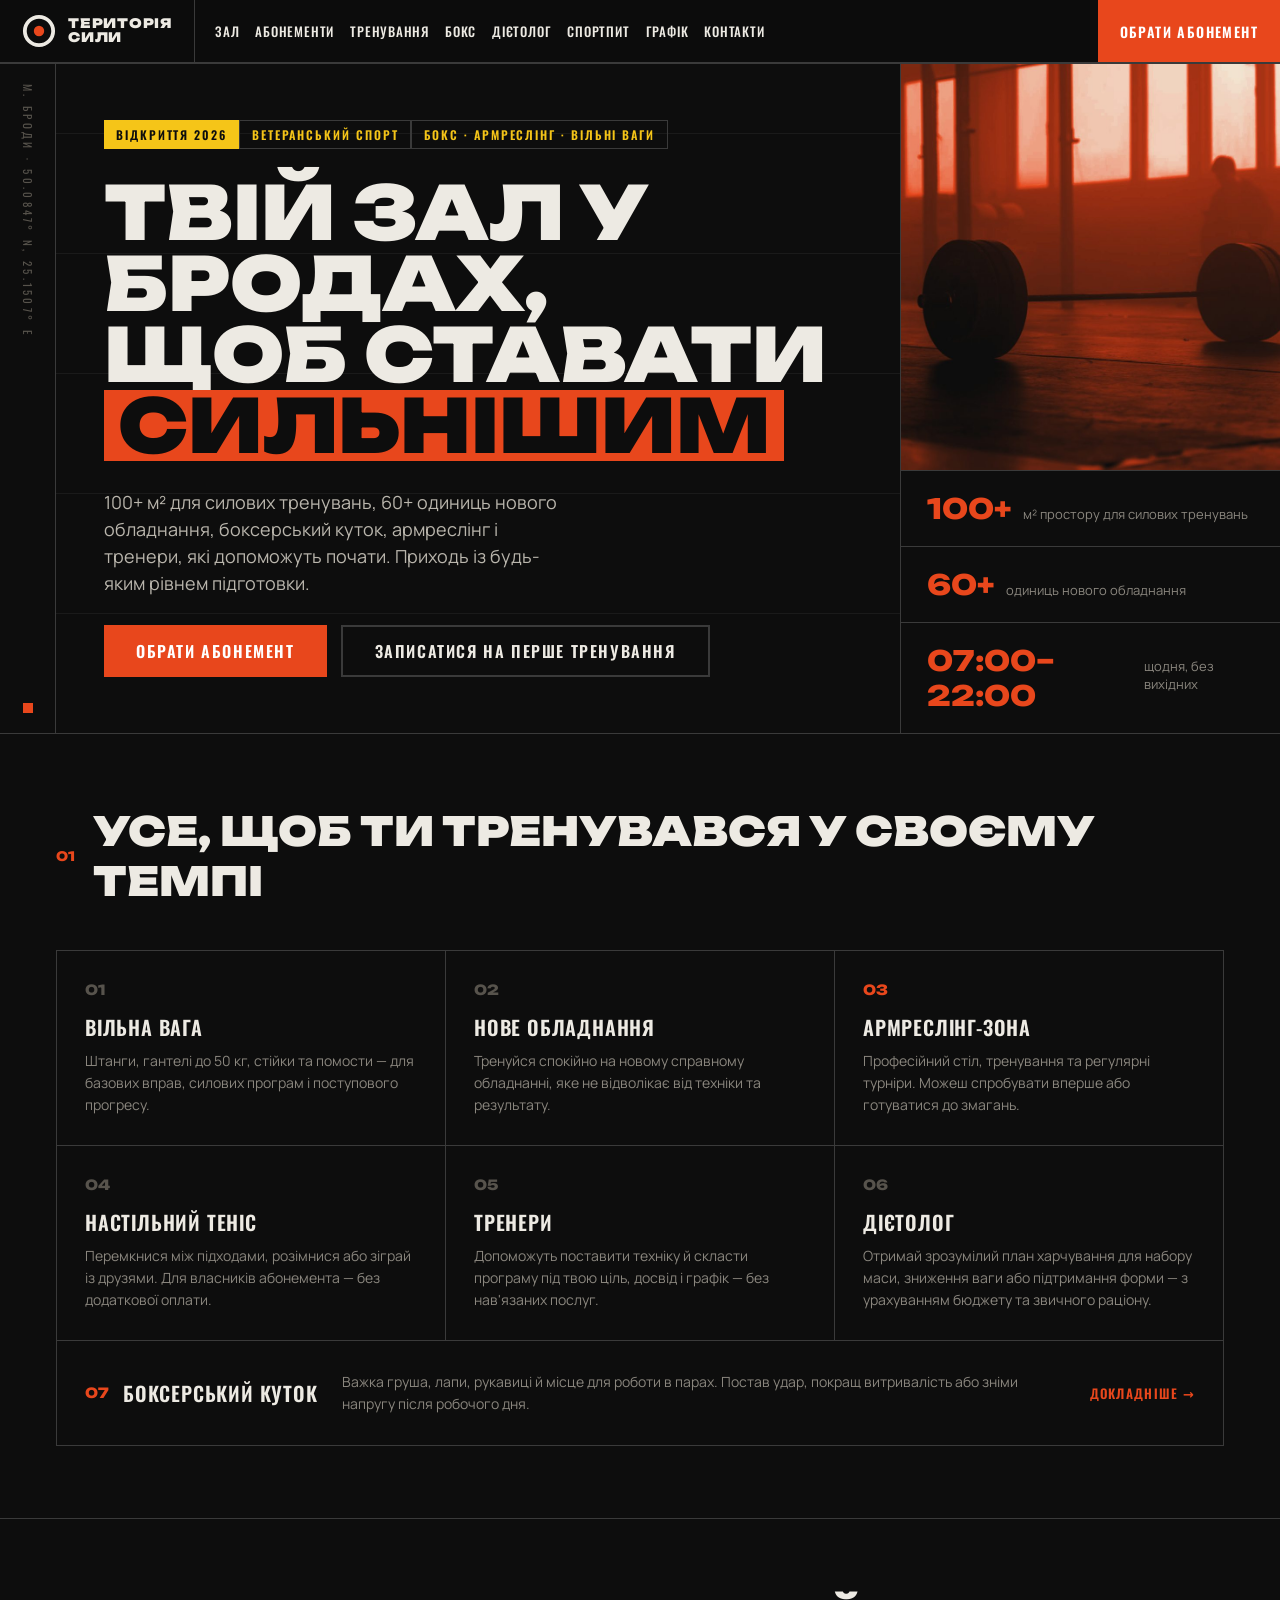
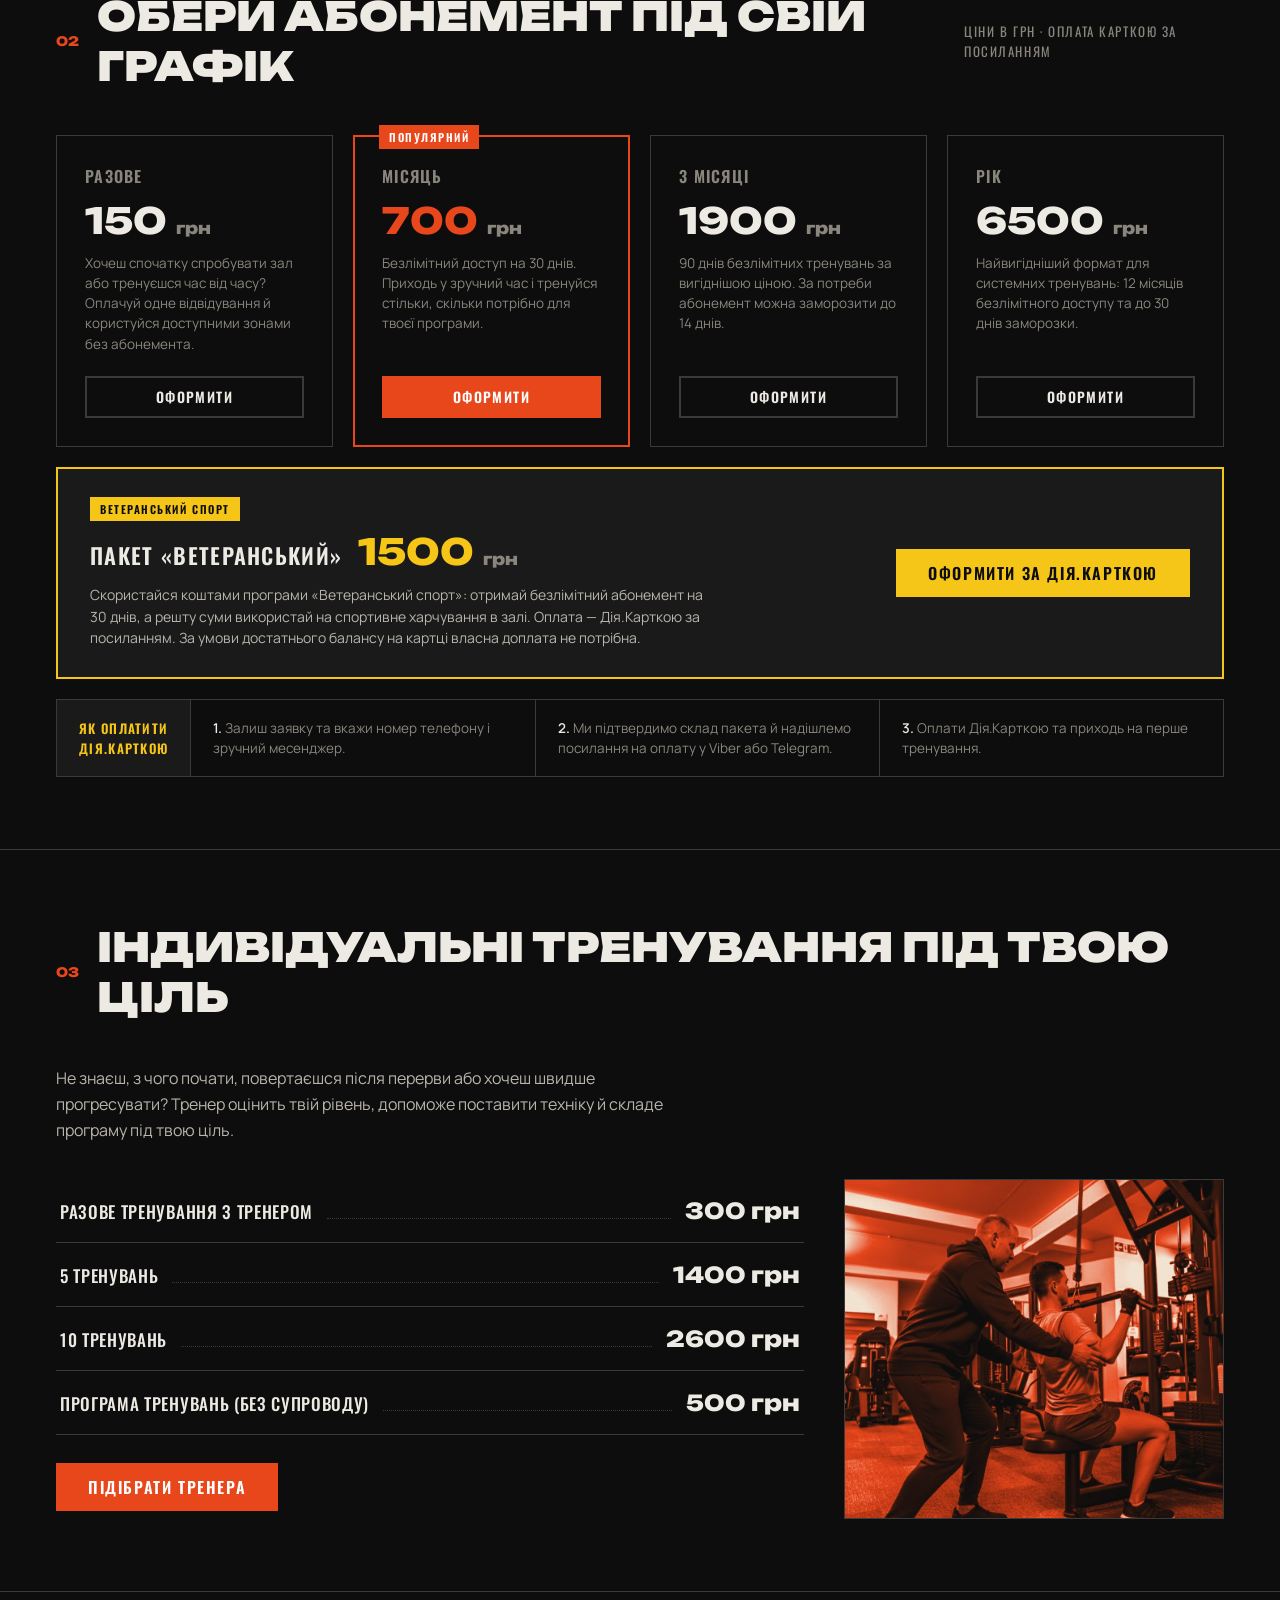
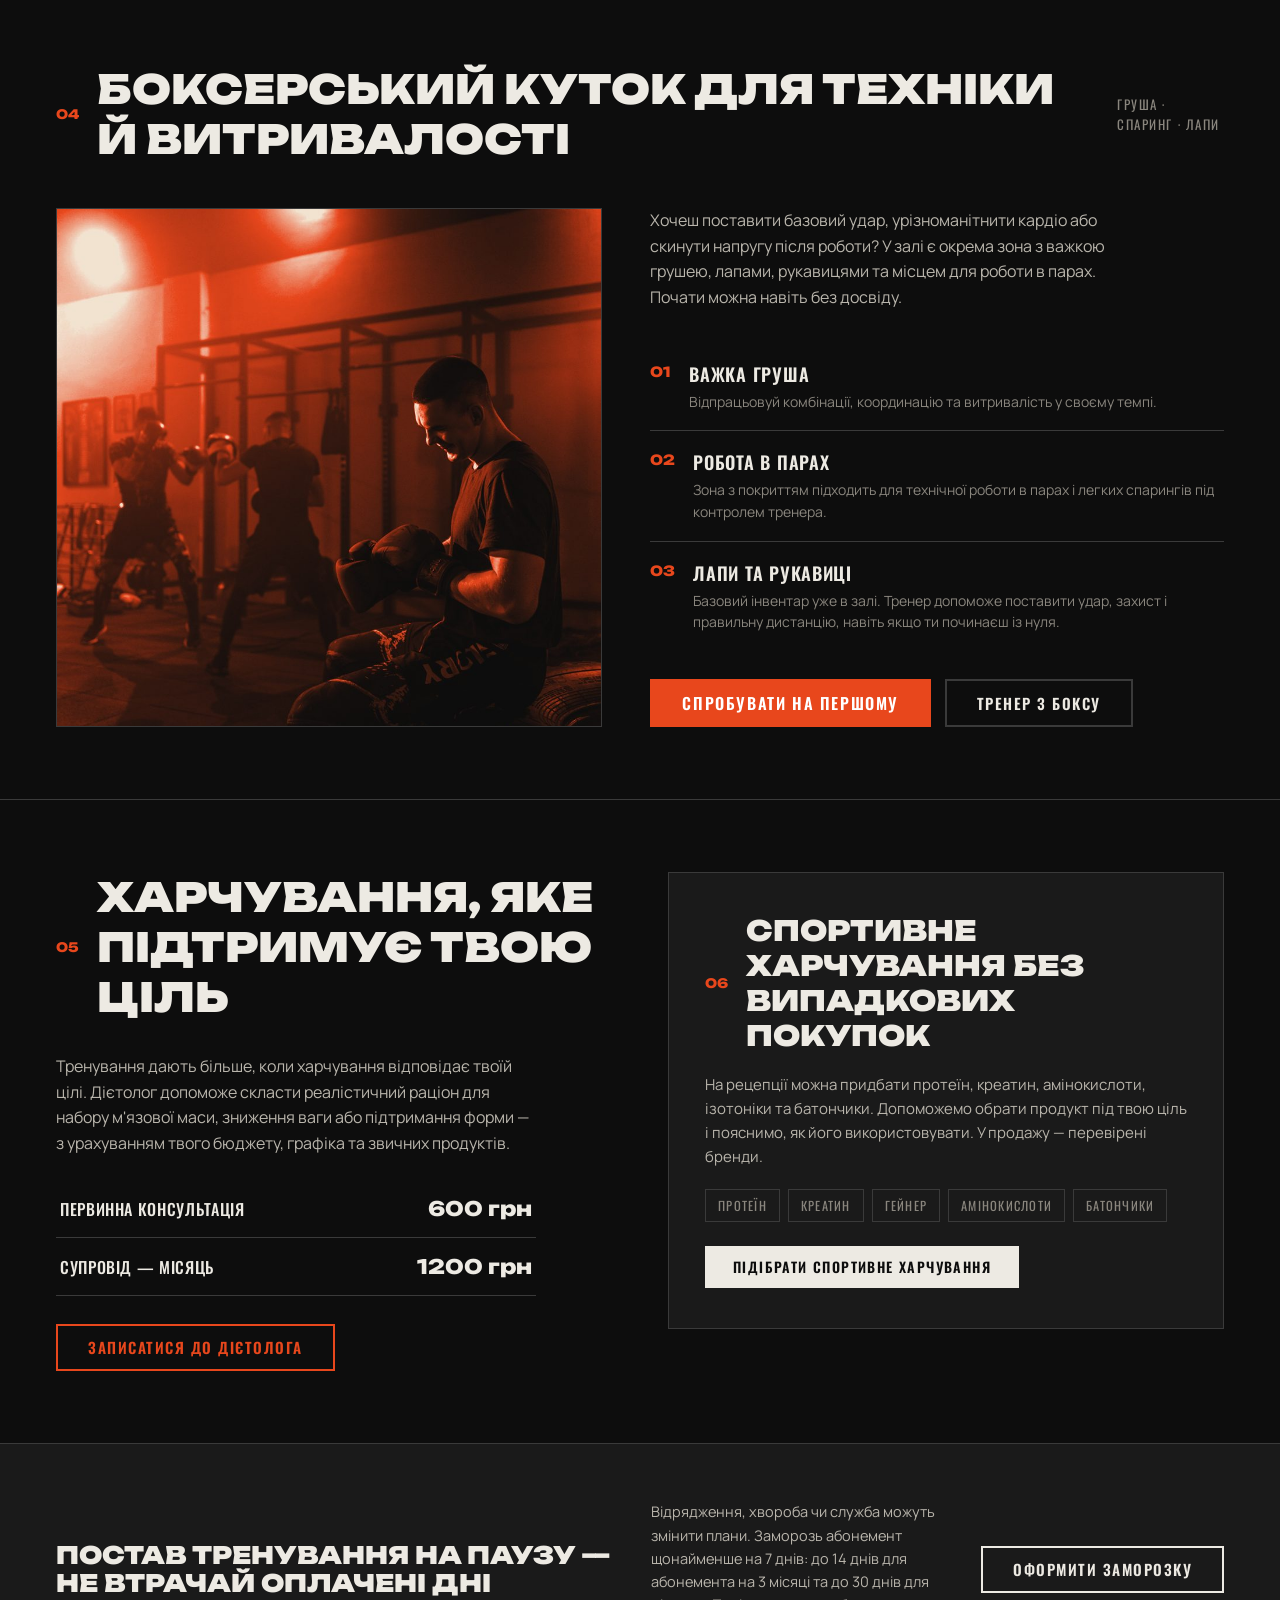
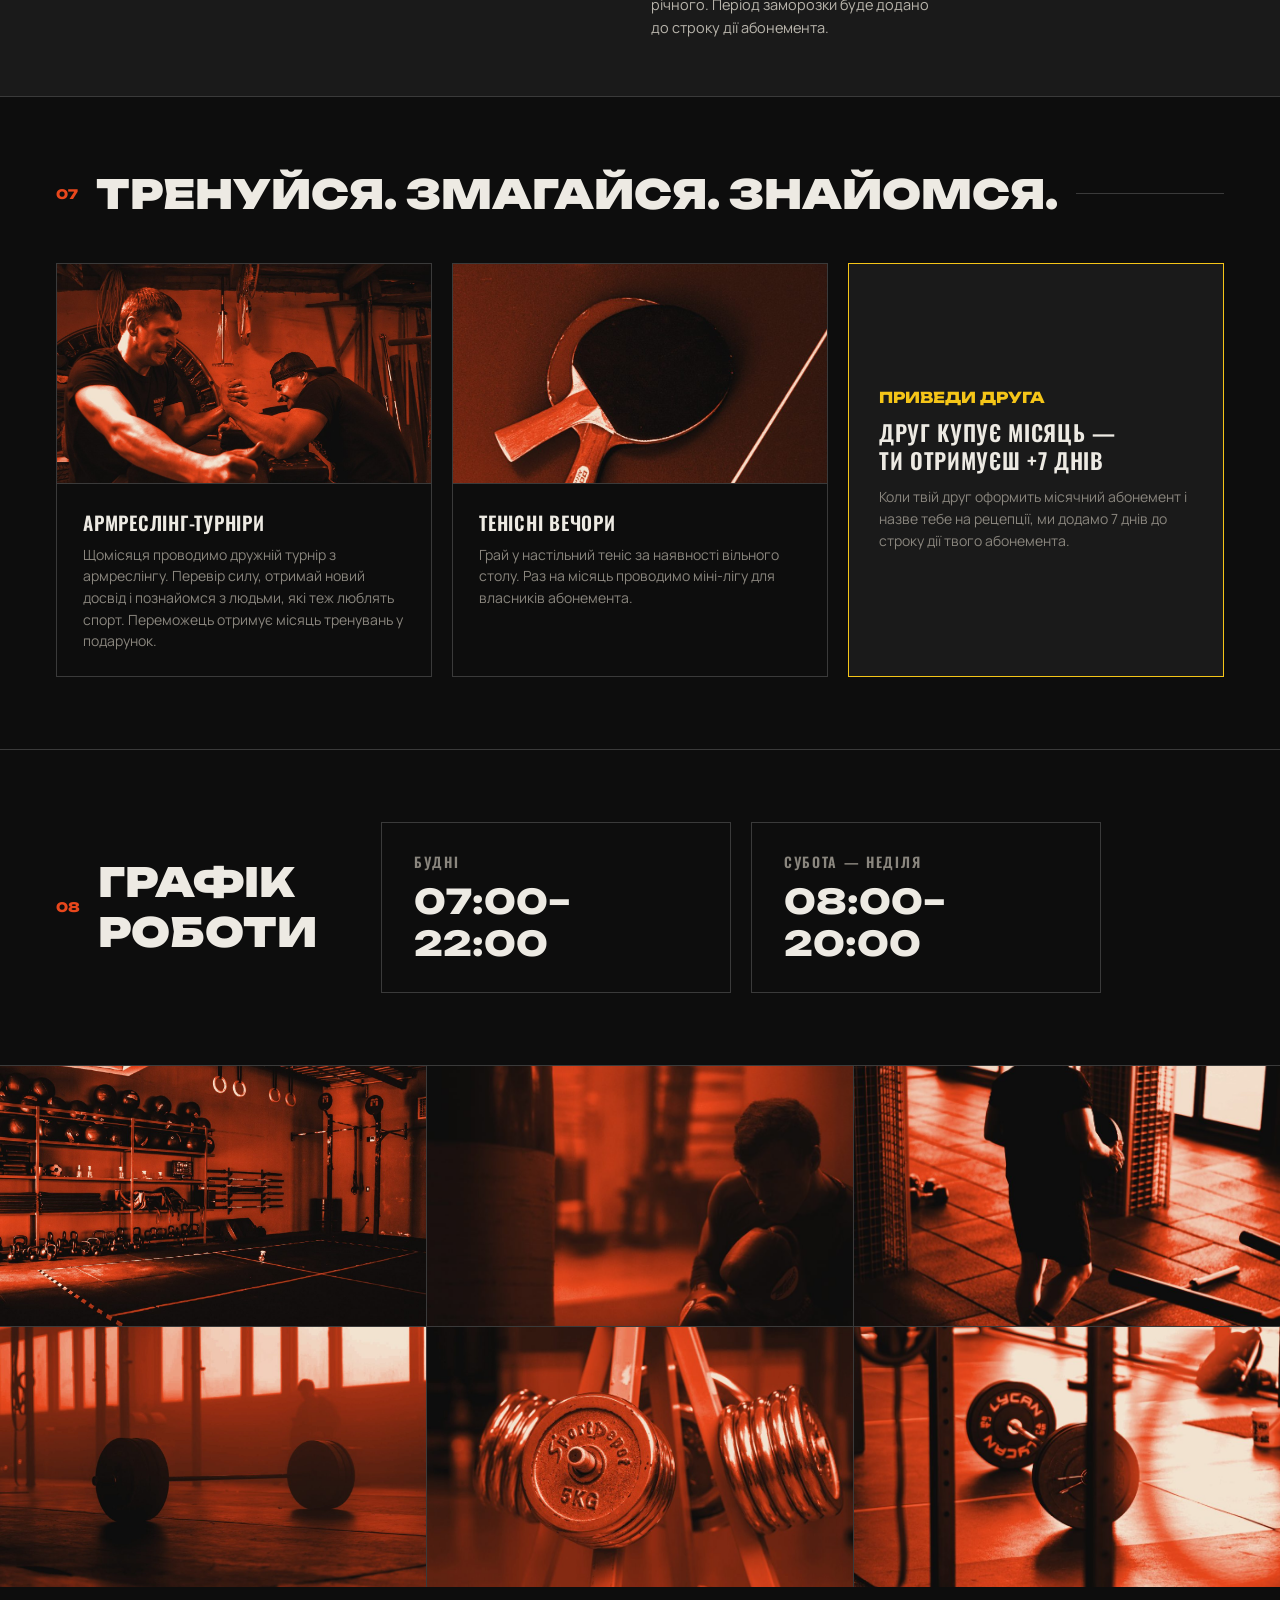
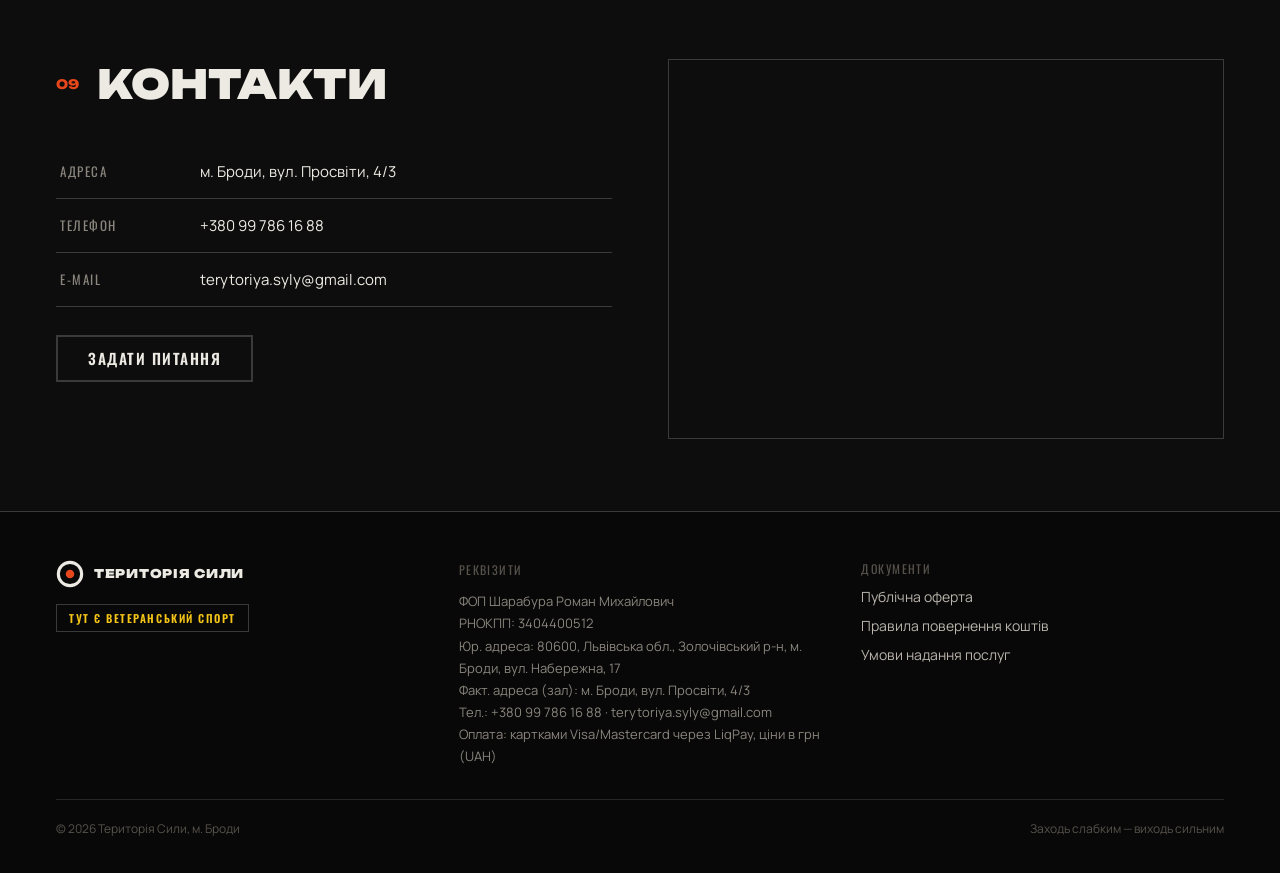
<file: index.html>
<!DOCTYPE html>
<html lang="uk">
<head>
<meta charset="utf-8">
<meta name="viewport" content="width=device-width, initial-scale=1">
<title>Територія Сили — тренажерний зал у Бродах</title>
<meta name="description" content="Тренажерний зал «Територія Сили» у Бродах: вільна вага, гантелі до 50 кг, армреслінг-зона, тренери, дієтолог, спортпит. Абонементи, пакет «Ветеранський спорт». Заходь слабким — виходь сильним.">
<meta name="theme-color" content="#0D0D0D">
<link rel="icon" href="data:image/svg+xml,%3Csvg xmlns='http://www.w3.org/2000/svg' viewBox='0 0 36 36'%3E%3Crect width='36' height='36' fill='%230D0D0D'/%3E%3Ccircle cx='18' cy='18' r='13' fill='none' stroke='%23EDEAE3' stroke-width='4'/%3E%3Ccircle cx='18' cy='18' r='5' fill='%23E8471C'/%3E%3C/svg%3E">

<!-- Open Graph -->
<meta property="og:type" content="website">
<meta property="og:title" content="Територія Сили — тренажерний зал у Бродах">
<meta property="og:description" content="Вільна вага, армреслінг-зона, тренери, дієтолог. Абонементи від 700 грн/міс. Пакет «Ветеранський спорт».">
<meta property="og:locale" content="uk_UA">

<link rel="preconnect" href="https://fonts.googleapis.com">
<link rel="preconnect" href="https://fonts.gstatic.com" crossorigin>
<link href="https://fonts.googleapis.com/css2?family=Unbounded:wght@400;600;800;900&family=Oswald:wght@500;600;700&family=Manrope:wght@400;500;600;700&display=swap" rel="stylesheet">
<link rel="stylesheet" href="styles.css">
</head>
<body>

<!-- ============================ HEADER ============================ -->
<header class="site-header">
  <a href="#hero" class="brand">
    <svg width="34" height="34" viewBox="0 0 36 36" aria-hidden="true"><circle cx="18" cy="18" r="15" fill="none" stroke="#EDEAE3" stroke-width="4"></circle><circle cx="18" cy="18" r="5.5" fill="#E8471C"></circle></svg>
    <span class="brand__name">ТЕРИТОРІЯ<br>СИЛИ</span>
  </a>
  <nav class="main-nav" id="main-nav" aria-label="Основна навігація">
    <a href="#zal">Зал</a><a href="#abonementy">Абонементи</a><a href="#trenuvannya">Тренування</a><a href="#boks">Бокс</a><a href="#dietolog">Дієтолог</a><a href="#sportpit">Спортпит</a><a href="#grafik">Графік</a><a href="#kontakty">Контакти</a>
    <a href="tel:+380997861688" class="main-nav__phone">+380 99 786 16 88</a>
  </nav>
  <a href="tel:+380997861688" class="header-phone">+380 99 786 16 88</a>
  <button type="button" class="header-cta" data-open="buy">Обрати абонемент</button>
  <button type="button" class="burger" id="burger" aria-label="Меню" aria-expanded="false" aria-controls="main-nav">
    <svg width="22" height="22" viewBox="0 0 24 24" fill="none" stroke="currentColor" stroke-width="2" aria-hidden="true"><line x1="3" y1="6" x2="21" y2="6"/><line x1="3" y1="12" x2="21" y2="12"/><line x1="3" y1="18" x2="21" y2="18"/></svg>
  </button>
</header>

<!-- ============================ HERO ============================ -->
<section id="hero" class="hero">
  <div class="hero__rail">
    <div class="hero__geo">м. Броди · 50.0847° N, 25.1507° E</div>
    <div class="hero__dot"></div>
  </div>
  <div class="hero__body">
    <div class="hero__badges">
      <span class="badge-solid">Відкриття 2026</span>
      <span class="badge-outline">Ветеранський спорт</span>
      <span class="badge-outline">Бокс · Армреслінг · Вільні ваги</span>
    </div>
    <h1 class="hero__title">Твій зал у Бродах,<br>щоб ставати<br><mark>сильнішим</mark></h1>
    <p class="hero__lead">100+ м² для силових тренувань, 60+ одиниць нового обладнання, боксерський куток, армреслінг і тренери, які допоможуть почати. Приходь із будь-яким рівнем підготовки.</p>
    <div class="hero__actions">
      <button type="button" class="btn btn--primary btn--lg" data-open="buy">Обрати абонемент</button>
      <button type="button" class="btn btn--outline-yellow btn--lg" data-open="first">Записатися на перше тренування</button>
    </div>
  </div>
  <div class="hero__side">
    <div class="hero__photo"><figure class="shot"><img src="images/hero.jpg" alt="Залізо та вільна вага у залі «Територія Сили»" fetchpriority="high"></figure></div>
    <div class="hero__stat"><b>100+</b><span>м² простору для силових тренувань</span></div>
    <div class="hero__stat"><b>60+</b><span>одиниць нового обладнання</span></div>
    <div class="hero__stat"><b>07:00–22:00</b><span>щодня, без вихідних</span></div>
  </div>
</section>

<!-- ============================ ПЕРЕВАГИ ============================ -->
<section id="zal" class="section">
  <div class="sec-head">
    <span class="sec-num">01</span>
    <h2 class="sec-title">Усе, щоб ти тренувався у своєму темпі</h2>
    <span class="sec-rule"></span>
  </div>
  <div class="adv-grid">
    <div class="adv-card"><div class="adv-card__num">01</div><div class="adv-card__title">Вільна вага</div><p class="adv-card__text">Штанги, гантелі до 50 кг, стійки та помости — для базових вправ, силових програм і поступового прогресу.</p></div>
    <div class="adv-card"><div class="adv-card__num">02</div><div class="adv-card__title">Нове обладнання</div><p class="adv-card__text">Тренуйся спокійно на новому справному обладнанні, яке не відволікає від техніки та результату.</p></div>
    <div class="adv-card"><div class="adv-card__num adv-card__num--hot">03</div><div class="adv-card__title">Армреслінг-зона</div><p class="adv-card__text">Професійний стіл, тренування та регулярні турніри. Можеш спробувати вперше або готуватися до змагань.</p></div>
    <div class="adv-card"><div class="adv-card__num">04</div><div class="adv-card__title">Настільний теніс</div><p class="adv-card__text">Перемкнися між підходами, розімнися або зіграй із друзями. Для власників абонемента — без додаткової оплати.</p></div>
    <div class="adv-card"><div class="adv-card__num">05</div><div class="adv-card__title">Тренери</div><p class="adv-card__text">Допоможуть поставити техніку й скласти програму під твою ціль, досвід і графік — без нав'язаних послуг.</p></div>
    <div class="adv-card"><div class="adv-card__num">06</div><div class="adv-card__title">Дієтолог</div><p class="adv-card__text">Отримай зрозумілий план харчування для набору маси, зниження ваги або підтримання форми — з урахуванням бюджету та звичного раціону.</p></div>
    <div class="adv-card adv-card--wide">
      <div class="adv-wide__head"><span class="adv-card__num adv-card__num--hot">07</span><span class="adv-wide__title">Боксерський куток</span></div>
      <p class="adv-wide__text">Важка груша, лапи, рукавиці й місце для роботи в парах. Постав удар, покращ витривалість або зніми напругу після робочого дня.</p>
      <a href="#boks" class="adv-wide__link">Докладніше →</a>
    </div>
  </div>
</section>

<!-- ============================ АБОНЕМЕНТИ ============================ -->
<section id="abonementy" class="section">
  <div class="sec-head">
    <span class="sec-num">02</span>
    <h2 class="sec-title">Обери абонемент під свій графік</h2>
    <span class="sec-rule"></span>
    <span class="sec-note">Ціни в грн · оплата карткою за посиланням</span>
  </div>
  <div class="price-grid">
    <div class="price-card">
      <div class="price-plan">Разове</div>
      <div class="price-amount">150 <small>грн</small></div>
      <p class="price-desc">Хочеш спочатку спробувати зал або тренуєшся час від часу? Оплачуй одне відвідування й користуйся доступними зонами без абонемента.</p>
      <button type="button" class="btn btn--outline btn--block" style="padding:12px" data-open="buy" data-tariff="0">Оформити</button>
    </div>
    <div class="price-card price-card--popular">
      <div class="price-badge">Популярний</div>
      <div class="price-plan">Місяць</div>
      <div class="price-amount price-amount--hot">700 <small>грн</small></div>
      <p class="price-desc">Безлімітний доступ на 30 днів. Приходь у зручний час і тренуйся стільки, скільки потрібно для твоєї програми.</p>
      <button type="button" class="btn btn--primary btn--block" style="padding:14px" data-open="buy" data-tariff="1">Оформити</button>
    </div>
    <div class="price-card">
      <div class="price-plan">3 місяці</div>
      <div class="price-amount">1900 <small>грн</small></div>
      <p class="price-desc">90 днів безлімітних тренувань за вигіднішою ціною. За потреби абонемент можна заморозити до 14 днів.</p>
      <button type="button" class="btn btn--outline btn--block" style="padding:12px" data-open="buy" data-tariff="2">Оформити</button>
    </div>
    <div class="price-card">
      <div class="price-plan">Рік</div>
      <div class="price-amount">6500 <small>грн</small></div>
      <p class="price-desc">Найвигідніший формат для системних тренувань: 12 місяців безлімітного доступу та до 30 днів заморозки.</p>
      <button type="button" class="btn btn--outline btn--block" style="padding:12px" data-open="buy" data-tariff="3">Оформити</button>
    </div>
  </div>

  <!-- Ветеранський спорт -->
  <div class="vet-cta">
    <div>
      <div style="margin-bottom:8px"><span class="badge-vet">Ветеранський спорт</span></div>
      <div style="display:flex;align-items:baseline;gap:16px;flex-wrap:wrap">
        <div class="vet-name">Пакет «Ветеранський»</div>
        <div class="vet-price">1500 <small>грн</small></div>
      </div>
      <p style="margin:10px 0 0;font-size:14px;color:var(--muted);line-height:1.55;max-width:620px">Скористайся коштами програми «Ветеранський спорт»: отримай безлімітний абонемент на 30 днів, а решту суми використай на спортивне харчування в залі. Оплата — Дія.Карткою за посиланням. За умови достатнього балансу на картці власна доплата не потрібна.</p>
    </div>
    <button type="button" class="btn btn--vet btn--lg" data-open="vet">Оформити за Дія.Карткою</button>
  </div>
  <div class="vet-steps">
    <div class="vet-steps__head">Як оплатити<br>Дія.Карткою</div>
    <div class="vet-steps__cell"><b>1.</b> Залиш заявку та вкажи номер телефону і зручний месенджер.</div>
    <div class="vet-steps__cell"><b>2.</b> Ми підтвердимо склад пакета й надішлемо посилання на оплату у Viber або Telegram.</div>
    <div class="vet-steps__cell"><b>3.</b> Оплати Дія.Карткою та приходь на перше тренування.</div>
  </div>
</section>

<!-- ============================ ТРЕНУВАННЯ ============================ -->
<section id="trenuvannya" class="section">
  <div class="sec-head">
    <span class="sec-num">03</span>
    <h2 class="sec-title">Індивідуальні тренування під твою ціль</h2>
    <span class="sec-rule"></span>
  </div>
  <p class="lede" style="max-width:640px;margin-bottom:36px">Не знаєш, з чого почати, повертаєшся після перерви або хочеш швидше прогресувати? Тренер оцінить твій рівень, допоможе поставити техніку й складе програму під твою ціль.</p>
  <div class="split-2">
    <div class="pricelist">
      <div class="pl-row"><span class="pl-name">Разове тренування з тренером</span><span class="pl-dots"></span><span class="pl-price">300 грн</span></div>
      <div class="pl-row"><span class="pl-name">5 тренувань</span><span class="pl-dots"></span><span class="pl-price">1400 грн</span></div>
      <div class="pl-row"><span class="pl-name">10 тренувань</span><span class="pl-dots"></span><span class="pl-price">2600 грн</span></div>
      <div class="pl-row"><span class="pl-name">Програма тренувань (без супроводу)</span><span class="pl-dots"></span><span class="pl-price">500 грн</span></div>
      <button type="button" class="btn btn--primary btn--lg" style="margin-top:28px;align-self:flex-start" data-open="trainer">Підібрати тренера</button>
    </div>
    <div class="photo" style="height:340px"><figure class="shot"><img src="images/trainer.jpg" alt="Тренер працює з клієнтом" loading="lazy"></figure></div>
  </div>
</section>

<!-- ============================ БОКС ============================ -->
<section id="boks" class="section boks">
  <div class="sec-head">
    <span class="sec-num">04</span>
    <h2 class="sec-title">Боксерський куток для техніки й витривалості</h2>
    <span class="sec-rule"></span>
    <span class="sec-note">Груша · спаринг · лапи</span>
  </div>
  <div class="boks-grid">
    <div class="boks-photo"><figure class="shot"><img src="images/boxing.jpg" alt="Спаринг у боксерському кутку залу «Територія Сили»" loading="lazy"></figure></div>
    <div class="boks-body">
      <p class="lede">Хочеш поставити базовий удар, урізноманітнити кардіо або скинути напругу після роботи? У залі є окрема зона з важкою грушею, лапами, рукавицями та місцем для роботи в парах. Почати можна навіть без досвіду.</p>
      <div class="boks-feats">
        <div class="boks-feat"><span class="boks-feat__num">01</span><div><div class="boks-feat__title">Важка груша</div><p class="boks-feat__text">Відпрацьовуй комбінації, координацію та витривалість у своєму темпі.</p></div></div>
        <div class="boks-feat"><span class="boks-feat__num">02</span><div><div class="boks-feat__title">Робота в парах</div><p class="boks-feat__text">Зона з покриттям підходить для технічної роботи в парах і легких спарингів під контролем тренера.</p></div></div>
        <div class="boks-feat"><span class="boks-feat__num">03</span><div><div class="boks-feat__title">Лапи та рукавиці</div><p class="boks-feat__text">Базовий інвентар уже в залі. Тренер допоможе поставити удар, захист і правильну дистанцію, навіть якщо ти починаєш із нуля.</p></div></div>
      </div>
      <div class="boks-actions">
        <button type="button" class="btn btn--primary btn--lg" data-open="first">Спробувати на першому</button>
        <button type="button" class="btn btn--outline" style="padding:14px 30px;font-size:15px" data-open="trainer">Тренер з боксу</button>
      </div>
    </div>
  </div>
</section>

<!-- ============================ ДІЄТОЛОГ + СПОРТПИТ ============================ -->
<section id="dietolog" class="section two-col">
  <div>
    <div class="sec-head" style="margin-bottom:32px">
      <span class="sec-num">05</span>
      <h2 class="sec-title">Харчування, яке підтримує твою ціль</h2>
    </div>
    <p class="lede">Тренування дають більше, коли харчування відповідає твоїй цілі. Дієтолог допоможе скласти реалістичний раціон для набору м'язової маси, зниження ваги або підтримання форми — з урахуванням твого бюджету, графіка та звичних продуктів.</p>
    <div class="pricelist" style="max-width:480px">
      <div class="pl-row pl-row--sm"><span class="pl-name">Первинна консультація</span><span class="pl-price">600 грн</span></div>
      <div class="pl-row pl-row--sm"><span class="pl-name">Супровід — місяць</span><span class="pl-price">1200 грн</span></div>
    </div>
    <button type="button" class="btn btn--accent" style="margin-top:28px;padding:14px 30px;font-size:15px" data-open="diet">Записатися до дієтолога</button>
  </div>
  <div id="sportpit" class="panel">
    <div class="sec-head" style="margin-bottom:20px">
      <span class="sec-num">06</span>
      <h2 class="sec-title" style="font-size:28px">Спортивне харчування без випадкових покупок</h2>
    </div>
    <p style="margin:0 0 20px;font-size:15px;color:var(--muted);line-height:1.6">На рецепції можна придбати протеїн, креатин, амінокислоти, ізотоніки та батончики. Допоможемо обрати продукт під твою ціль і пояснимо, як його використовувати. У продажу — перевірені бренди.</p>
    <div class="tag-row" style="margin-bottom:24px">
      <span class="tag">Протеїн</span><span class="tag">Креатин</span><span class="tag">Гейнер</span><span class="tag">Амінокислоти</span><span class="tag">Батончики</span>
    </div>
    <button type="button" class="btn btn--light" style="padding:14px 28px" data-open="supp">Підібрати спортивне харчування</button>
  </div>
</section>

<!-- ============================ ЗАМОРОЗКА ============================ -->
<section class="band">
  <div class="band__title">Постав тренування на паузу —<br>не втрачай оплачені дні</div>
  <p class="band__text">Відрядження, хвороба чи служба можуть змінити плани. Заморозь абонемент щонайменше на 7 днів: до 14 днів для абонемента на 3 місяці та до 30 днів для річного. Період заморозки буде додано до строку дії абонемента.</p>
  <button type="button" class="btn btn--ghost" style="padding:14px 30px;font-size:15px" data-open="freeze">Оформити заморозку</button>
</section>

<!-- ============================ СПІЛЬНОТА ============================ -->
<section class="section">
  <div class="sec-head">
    <span class="sec-num">07</span>
    <h2 class="sec-title">Тренуйся. Змагайся. Знайомся.</h2>
    <span class="sec-rule"></span>
  </div>
  <div class="grid-3">
    <div class="com-card">
      <div class="com-card__media"><figure class="shot"><img src="images/arm.jpg" alt="Армреслінг за столом" loading="lazy"></figure></div>
      <div class="com-card__body"><div class="com-card__title">Армреслінг-турніри</div><p class="com-card__text">Щомісяця проводимо дружній турнір з армреслінгу. Перевір силу, отримай новий досвід і познайомся з людьми, які теж люблять спорт. Переможець отримує місяць тренувань у подарунок.</p></div>
    </div>
    <div class="com-card">
      <div class="com-card__media"><figure class="shot"><img src="images/tennis.jpg" alt="Настільний теніс у залі" loading="lazy"></figure></div>
      <div class="com-card__body"><div class="com-card__title">Тенісні вечори</div><p class="com-card__text">Грай у настільний теніс за наявності вільного столу. Раз на місяць проводимо міні-лігу для власників абонемента.</p></div>
    </div>
    <div class="friend-card">
      <div class="friend-card__kicker">Приведи друга</div>
      <div class="friend-card__head">Друг купує місяць —<br>ти отримуєш +7 днів</div>
      <p class="com-card__text">Коли твій друг оформить місячний абонемент і назве тебе на рецепції, ми додамо 7 днів до строку дії твого абонемента.</p>
    </div>
  </div>
</section>

<!-- ============================ ГРАФІК ============================ -->
<section id="grafik" class="section sched">
  <div class="sec-head" style="margin-bottom:0">
    <span class="sec-num">08</span>
    <h2 class="sec-title">Графік<br>роботи</h2>
  </div>
  <div class="sched-grid">
    <div class="sched-card"><div class="sched-card__label">Будні</div><div class="sched-card__time">07:00–22:00</div></div>
    <div class="sched-card"><div class="sched-card__label">Субота — неділя</div><div class="sched-card__time">08:00–20:00</div></div>
  </div>
</section>

<!-- ============================ ГАЛЕРЕЯ ============================ -->
<section class="gallery" aria-label="Галерея залу">
  <div class="gallery__cell"><figure class="shot"><img src="images/gallery-1.jpg" alt="Зал «Територія Сили» — простір і обладнання" loading="lazy"></figure></div>
  <div class="gallery__cell"><figure class="shot"><img src="images/gallery-2.jpg" alt="Зал «Територія Сили» — боксерська зона" loading="lazy"></figure></div>
  <div class="gallery__cell"><figure class="shot"><img src="images/gallery-3.jpg" alt="Зал «Територія Сили» — функціональна зона" loading="lazy"></figure></div>
  <div class="gallery__cell"><figure class="shot"><img src="images/gallery-4.jpg" alt="Зал «Територія Сили» — штанга й помости" loading="lazy"></figure></div>
  <div class="gallery__cell"><figure class="shot"><img src="images/gallery-5.jpg" alt="Зал «Територія Сили» — диски та вільна вага" loading="lazy"></figure></div>
  <div class="gallery__cell"><figure class="shot"><img src="images/gallery-6.jpg" alt="Зал «Територія Сили» — штанга під навантаженням" loading="lazy"></figure></div>
</section>

<!-- ============================ КОНТАКТИ ============================ -->
<section id="kontakty" class="section contacts">
  <div>
    <div class="sec-head" style="margin-bottom:36px">
      <span class="sec-num">09</span>
      <h2 class="sec-title">Контакти</h2>
    </div>
    <div class="contact-list">
      <div class="contact-row"><span class="contact-row__k">Адреса</span><span>м. Броди, вул. Просвіти, 4/3</span></div>
      <div class="contact-row"><span class="contact-row__k">Телефон</span><a href="tel:+380997861688">+380 99 786 16 88</a></div>
      <div class="contact-row"><span class="contact-row__k">E-mail</span><a href="mailto:terytoriya.syly@gmail.com">terytoriya.syly@gmail.com</a></div>
    </div>
    <button type="button" class="btn btn--outline" style="margin-top:28px;padding:14px 30px;font-size:15px" data-open="ask">Задати питання</button>
  </div>
  <div class="map">
    <iframe src="https://maps.google.com/maps?q=%D0%91%D1%80%D0%BE%D0%B4%D0%B8,%20%D0%9B%D1%8C%D0%B2%D1%96%D0%B2%D1%81%D1%8C%D0%BA%D0%B0%20%D0%BE%D0%B1%D0%BB%D0%B0%D1%81%D1%82%D1%8C&z=14&output=embed" title="Мапа: м. Броди" loading="lazy"></iframe>
  </div>
</section>

<!-- ============================ ФУТЕР ============================ -->
<footer class="footer">
  <div class="footer__top">
    <div>
      <div class="footer__brand">
        <svg width="28" height="28" viewBox="0 0 36 36" aria-hidden="true"><circle cx="18" cy="18" r="15" fill="none" stroke="#EDEAE3" stroke-width="4"></circle><circle cx="18" cy="18" r="5.5" fill="#E8471C"></circle></svg>
        <span>ТЕРИТОРІЯ СИЛИ</span>
      </div>
      <div class="footer__badge">Тут є Ветеранський спорт</div>
    </div>
    <div class="footer__req">
      <div class="footer__label">Реквізити</div>
      ФОП Шарабура Роман Михайлович<br>РНОКПП: 3404400512<br>Юр. адреса: 80600, Львівська обл., Золочівський р-н, м. Броди, вул. Набережна, 17<br>Факт. адреса (зал): м. Броди, вул. Просвіти, 4/3<br>Тел.: +380 99 786 16 88 · terytoriya.syly@gmail.com<br>Оплата: картками Visa/Mastercard через LiqPay, ціни в грн (UAH)
    </div>
    <div>
      <div class="footer__label">Документи</div>
      <div class="footer__docs">
        <a href="oferta.html">Публічна оферта</a>
        <a href="refund.html">Правила повернення коштів</a>
        <a href="terms.html">Умови надання послуг</a>
      </div>
    </div>
  </div>
  <div class="footer__bottom">
    <span>© 2026 Територія Сили, м. Броди</span>
    <span>Заходь слабким — виходь сильним</span>
  </div>
</footer>

<!-- ============================ МОДАЛКА (заявка) ============================ -->
<div id="overlay" class="modal-overlay" hidden>
  <div class="modal" role="dialog" aria-modal="true" aria-labelledby="modalTitle">
    <div id="modalContent"></div>
  </div>
</div>

<script src="main.js" defer></script>
</body>
</html>
</file>
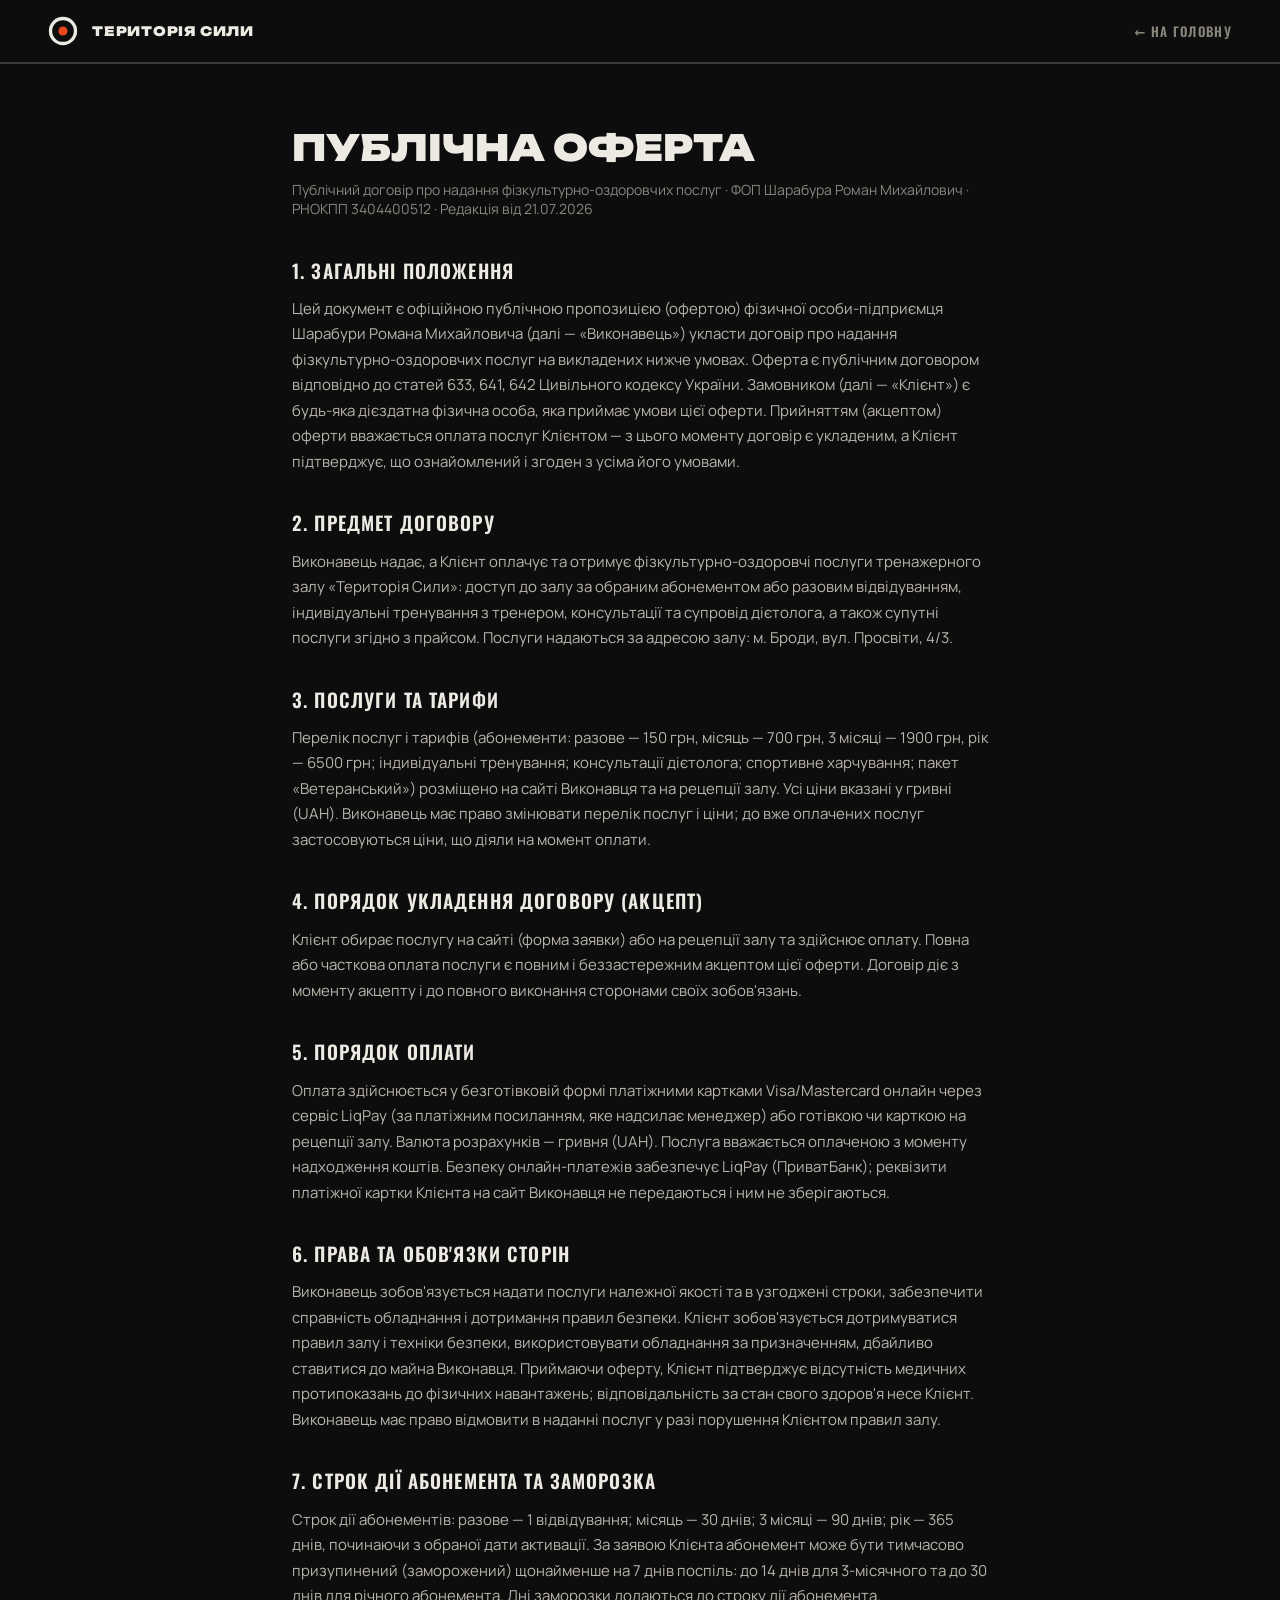
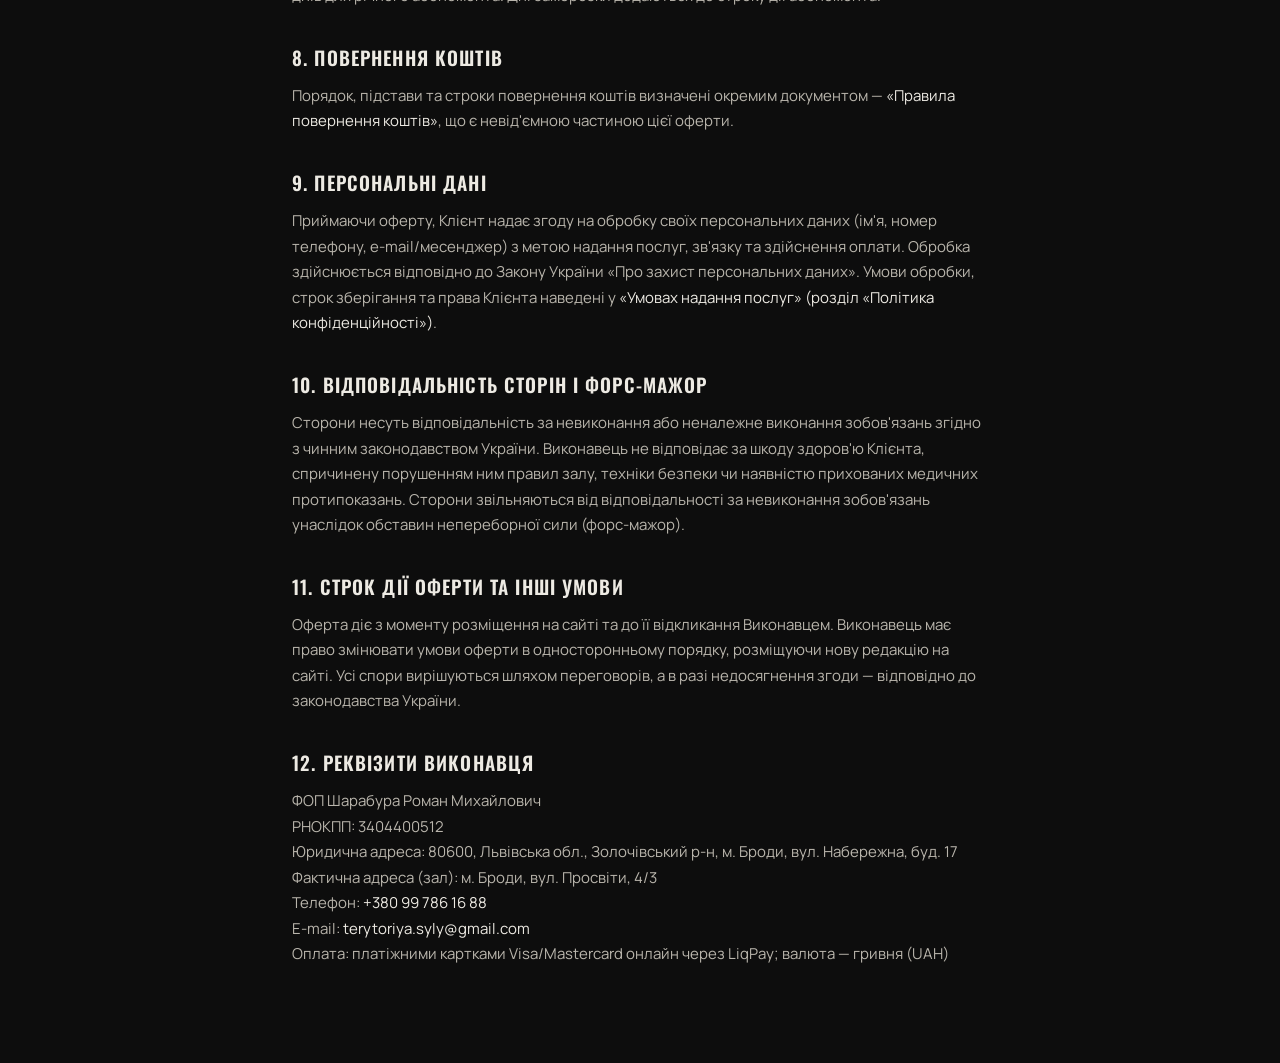
<file: oferta.html>
<!DOCTYPE html>
<html lang="uk">
<head>
<meta charset="utf-8">
<meta name="viewport" content="width=device-width, initial-scale=1">
<title>Публічна оферта — Територія Сили</title>
<meta name="robots" content="noindex">
<link rel="icon" href="data:image/svg+xml,%3Csvg xmlns='http://www.w3.org/2000/svg' viewBox='0 0 36 36'%3E%3Crect width='36' height='36' fill='%230D0D0D'/%3E%3Ccircle cx='18' cy='18' r='13' fill='none' stroke='%23EDEAE3' stroke-width='4'/%3E%3Ccircle cx='18' cy='18' r='5' fill='%23E8471C'/%3E%3C/svg%3E">
<link rel="preconnect" href="https://fonts.googleapis.com">
<link rel="preconnect" href="https://fonts.gstatic.com" crossorigin>
<link href="https://fonts.googleapis.com/css2?family=Unbounded:wght@800;900&family=Oswald:wght@500;600&family=Manrope:wght@400;600&display=swap" rel="stylesheet">
<link rel="stylesheet" href="styles.css">
</head>
<body>
<header class="legal-header">
  <svg width="30" height="30" viewBox="0 0 36 36" aria-hidden="true"><circle cx="18" cy="18" r="15" fill="none" stroke="#EDEAE3" stroke-width="4"></circle><circle cx="18" cy="18" r="5.5" fill="#E8471C"></circle></svg>
  <span class="legal-header__name">ТЕРИТОРІЯ СИЛИ</span>
  <a href="index.html" class="legal-header__back">← На головну</a>
</header>
<main class="legal">
  <h1>Публічна оферта</h1>
  <p class="legal__sub">Публічний договір про надання фізкультурно-оздоровчих послуг · ФОП Шарабура Роман Михайлович · РНОКПП 3404400512 · Редакція від 21.07.2026</p>
  <div class="legal__body">
    <section><h2>1. Загальні положення</h2><p>Цей документ є офіційною публічною пропозицією (офертою) фізичної особи-підприємця Шарабури Романа Михайловича (далі — «Виконавець») укласти договір про надання фізкультурно-оздоровчих послуг на викладених нижче умовах. Оферта є публічним договором відповідно до статей 633, 641, 642 Цивільного кодексу України. Замовником (далі — «Клієнт») є будь-яка дієздатна фізична особа, яка приймає умови цієї оферти. Прийняттям (акцептом) оферти вважається оплата послуг Клієнтом — з цього моменту договір є укладеним, а Клієнт підтверджує, що ознайомлений і згоден з усіма його умовами.</p></section>

    <section><h2>2. Предмет договору</h2><p>Виконавець надає, а Клієнт оплачує та отримує фізкультурно-оздоровчі послуги тренажерного залу «Територія Сили»: доступ до залу за обраним абонементом або разовим відвідуванням, індивідуальні тренування з тренером, консультації та супровід дієтолога, а також супутні послуги згідно з прайсом. Послуги надаються за адресою залу: м. Броди, вул. Просвіти, 4/3.</p></section>

    <section><h2>3. Послуги та тарифи</h2><p>Перелік послуг і тарифів (абонементи: разове — 150 грн, місяць — 700 грн, 3 місяці — 1900 грн, рік — 6500 грн; індивідуальні тренування; консультації дієтолога; спортивне харчування; пакет «Ветеранський») розміщено на сайті Виконавця та на рецепції залу. Усі ціни вказані у гривні (UAH). Виконавець має право змінювати перелік послуг і ціни; до вже оплачених послуг застосовуються ціни, що діяли на момент оплати.</p></section>

    <section><h2>4. Порядок укладення договору (акцепт)</h2><p>Клієнт обирає послугу на сайті (форма заявки) або на рецепції залу та здійснює оплату. Повна або часткова оплата послуги є повним і беззастережним акцептом цієї оферти. Договір діє з моменту акцепту і до повного виконання сторонами своїх зобов'язань.</p></section>

    <section><h2>5. Порядок оплати</h2><p>Оплата здійснюється у безготівковій формі платіжними картками Visa/Mastercard онлайн через сервіс LiqPay (за платіжним посиланням, яке надсилає менеджер) або готівкою чи карткою на рецепції залу. Валюта розрахунків — гривня (UAH). Послуга вважається оплаченою з моменту надходження коштів. Безпеку онлайн-платежів забезпечує LiqPay (ПриватБанк); реквізити платіжної картки Клієнта на сайт Виконавця не передаються і ним не зберігаються.</p></section>

    <section><h2>6. Права та обов'язки сторін</h2><p>Виконавець зобов'язується надати послуги належної якості та в узгоджені строки, забезпечити справність обладнання і дотримання правил безпеки. Клієнт зобов'язується дотримуватися правил залу і техніки безпеки, використовувати обладнання за призначенням, дбайливо ставитися до майна Виконавця. Приймаючи оферту, Клієнт підтверджує відсутність медичних протипоказань до фізичних навантажень; відповідальність за стан свого здоров'я несе Клієнт. Виконавець має право відмовити в наданні послуг у разі порушення Клієнтом правил залу.</p></section>

    <section><h2>7. Строк дії абонемента та заморозка</h2><p>Строк дії абонементів: разове — 1 відвідування; місяць — 30 днів; 3 місяці — 90 днів; рік — 365 днів, починаючи з обраної дати активації. За заявою Клієнта абонемент може бути тимчасово призупинений (заморожений) щонайменше на 7 днів поспіль: до 14 днів для 3-місячного та до 30 днів для річного абонемента. Дні заморозки додаються до строку дії абонемента.</p></section>

    <section><h2>8. Повернення коштів</h2><p>Порядок, підстави та строки повернення коштів визначені окремим документом — <a href="refund.html">«Правила повернення коштів»</a>, що є невід'ємною частиною цієї оферти.</p></section>

    <section><h2>9. Персональні дані</h2><p>Приймаючи оферту, Клієнт надає згоду на обробку своїх персональних даних (ім'я, номер телефону, e-mail/месенджер) з метою надання послуг, зв'язку та здійснення оплати. Обробка здійснюється відповідно до Закону України «Про захист персональних даних». Умови обробки, строк зберігання та права Клієнта наведені у <a href="terms.html">«Умовах надання послуг» (розділ «Політика конфіденційності»)</a>.</p></section>

    <section><h2>10. Відповідальність сторін і форс-мажор</h2><p>Сторони несуть відповідальність за невиконання або неналежне виконання зобов'язань згідно з чинним законодавством України. Виконавець не відповідає за шкоду здоров'ю Клієнта, спричинену порушенням ним правил залу, техніки безпеки чи наявністю прихованих медичних протипоказань. Сторони звільняються від відповідальності за невиконання зобов'язань унаслідок обставин непереборної сили (форс-мажор).</p></section>

    <section><h2>11. Строк дії оферти та інші умови</h2><p>Оферта діє з моменту розміщення на сайті та до її відкликання Виконавцем. Виконавець має право змінювати умови оферти в односторонньому порядку, розміщуючи нову редакцію на сайті. Усі спори вирішуються шляхом переговорів, а в разі недосягнення згоди — відповідно до законодавства України.</p></section>

    <section><h2>12. Реквізити виконавця</h2><p>
      ФОП Шарабура Роман Михайлович<br>
      РНОКПП: 3404400512<br>
      Юридична адреса: 80600, Львівська обл., Золочівський р-н, м. Броди, вул. Набережна, буд. 17<br>
      Фактична адреса (зал): м. Броди, вул. Просвіти, 4/3<br>
      Телефон: <a href="tel:+380997861688">+380 99 786 16 88</a><br>
      E-mail: <a href="mailto:terytoriya.syly@gmail.com">terytoriya.syly@gmail.com</a><br>
      Оплата: платіжними картками Visa/Mastercard онлайн через LiqPay; валюта — гривня (UAH)
    </p></section>
  </div>
</main>
</body>
</html>
</file>
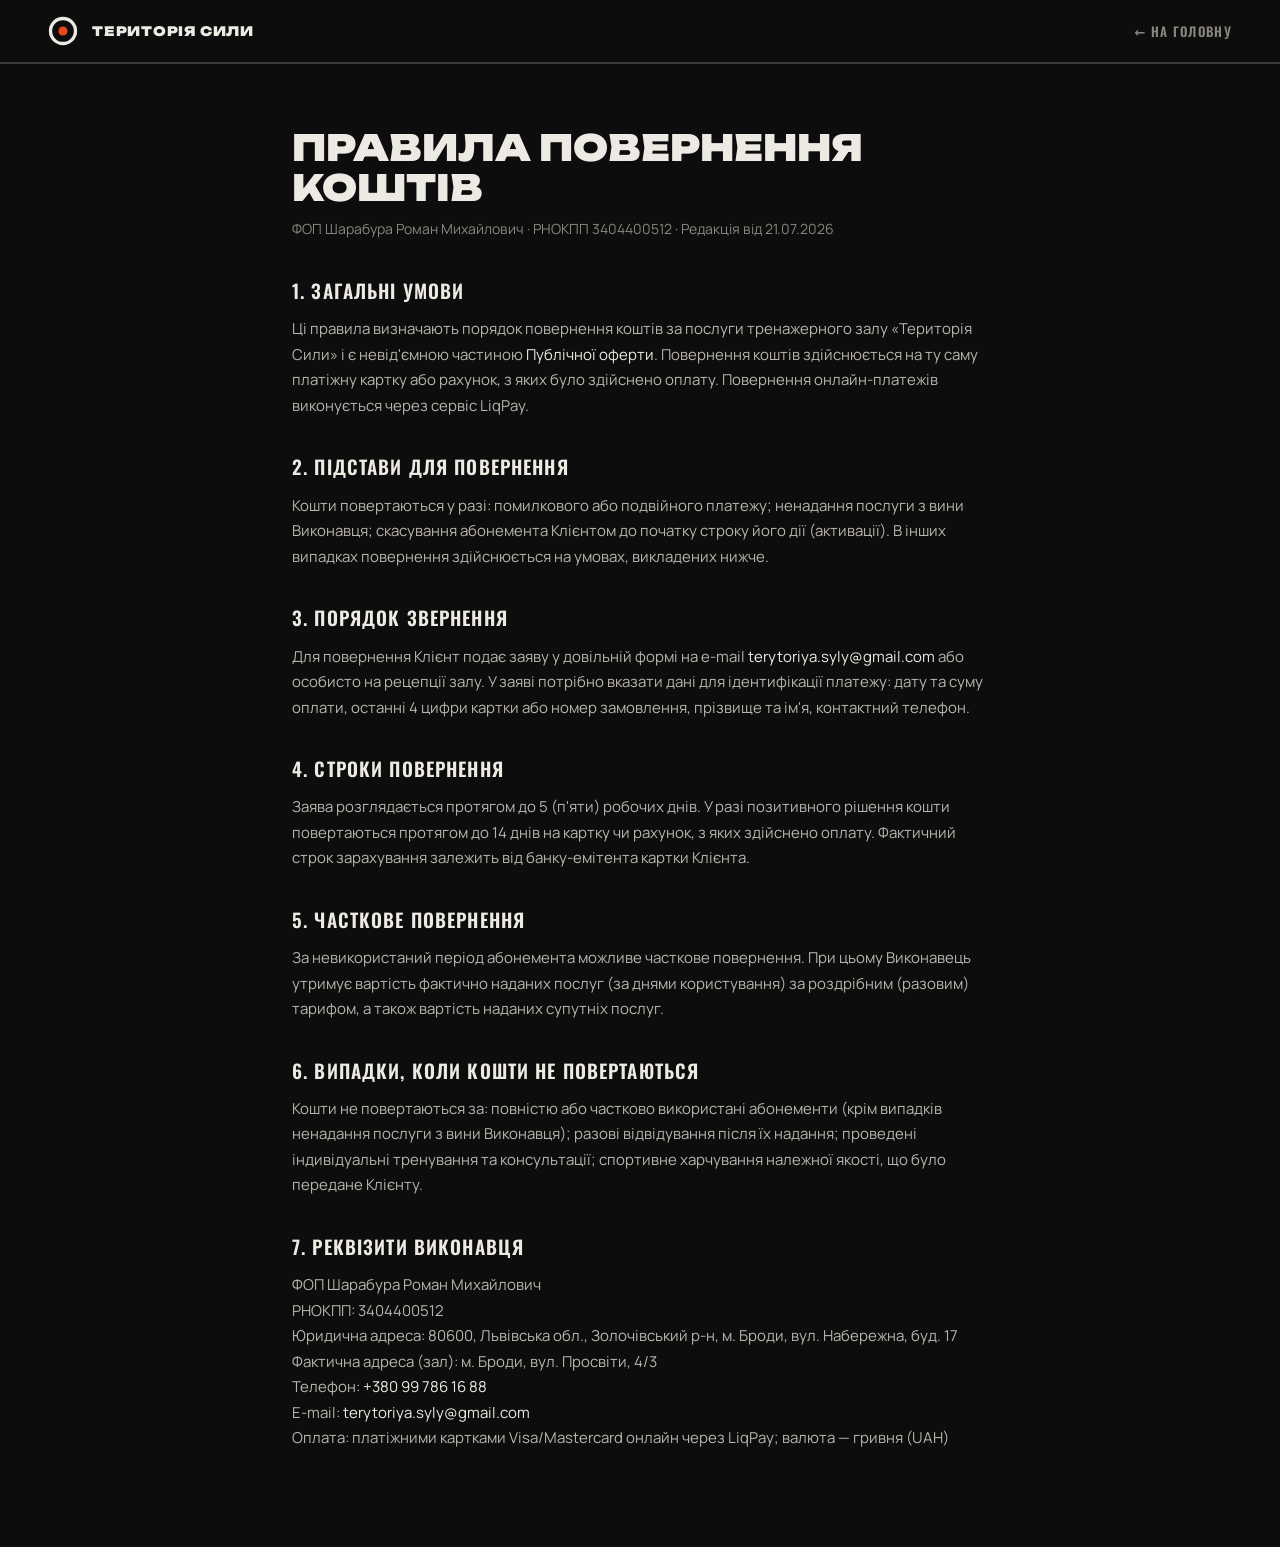
<file: refund.html>
<!DOCTYPE html>
<html lang="uk">
<head>
<meta charset="utf-8">
<meta name="viewport" content="width=device-width, initial-scale=1">
<title>Правила повернення коштів — Територія Сили</title>
<meta name="robots" content="noindex">
<link rel="icon" href="data:image/svg+xml,%3Csvg xmlns='http://www.w3.org/2000/svg' viewBox='0 0 36 36'%3E%3Crect width='36' height='36' fill='%230D0D0D'/%3E%3Ccircle cx='18' cy='18' r='13' fill='none' stroke='%23EDEAE3' stroke-width='4'/%3E%3Ccircle cx='18' cy='18' r='5' fill='%23E8471C'/%3E%3C/svg%3E">
<link rel="preconnect" href="https://fonts.googleapis.com">
<link rel="preconnect" href="https://fonts.gstatic.com" crossorigin>
<link href="https://fonts.googleapis.com/css2?family=Unbounded:wght@800;900&family=Oswald:wght@500;600&family=Manrope:wght@400;600&display=swap" rel="stylesheet">
<link rel="stylesheet" href="styles.css">
</head>
<body>
<header class="legal-header">
  <svg width="30" height="30" viewBox="0 0 36 36" aria-hidden="true"><circle cx="18" cy="18" r="15" fill="none" stroke="#EDEAE3" stroke-width="4"></circle><circle cx="18" cy="18" r="5.5" fill="#E8471C"></circle></svg>
  <span class="legal-header__name">ТЕРИТОРІЯ СИЛИ</span>
  <a href="index.html" class="legal-header__back">← На головну</a>
</header>
<main class="legal">
  <h1>Правила повернення коштів</h1>
  <p class="legal__sub">ФОП Шарабура Роман Михайлович · РНОКПП 3404400512 · Редакція від 21.07.2026</p>
  <div class="legal__body">
    <section><h2>1. Загальні умови</h2><p>Ці правила визначають порядок повернення коштів за послуги тренажерного залу «Територія Сили» і є невід'ємною частиною <a href="oferta.html">Публічної оферти</a>. Повернення коштів здійснюється на ту саму платіжну картку або рахунок, з яких було здійснено оплату. Повернення онлайн-платежів виконується через сервіс LiqPay.</p></section>

    <section><h2>2. Підстави для повернення</h2><p>Кошти повертаються у разі: помилкового або подвійного платежу; ненадання послуги з вини Виконавця; скасування абонемента Клієнтом до початку строку його дії (активації). В інших випадках повернення здійснюється на умовах, викладених нижче.</p></section>

    <section><h2>3. Порядок звернення</h2><p>Для повернення Клієнт подає заяву у довільній формі на e-mail <a href="mailto:terytoriya.syly@gmail.com">terytoriya.syly@gmail.com</a> або особисто на рецепції залу. У заяві потрібно вказати дані для ідентифікації платежу: дату та суму оплати, останні 4 цифри картки або номер замовлення, прізвище та ім'я, контактний телефон.</p></section>

    <section><h2>4. Строки повернення</h2><p>Заява розглядається протягом до 5 (п'яти) робочих днів. У разі позитивного рішення кошти повертаються протягом до 14 днів на картку чи рахунок, з яких здійснено оплату. Фактичний строк зарахування залежить від банку-емітента картки Клієнта.</p></section>

    <section><h2>5. Часткове повернення</h2><p>За невикористаний період абонемента можливе часткове повернення. При цьому Виконавець утримує вартість фактично наданих послуг (за днями користування) за роздрібним (разовим) тарифом, а також вартість наданих супутніх послуг.</p></section>

    <section><h2>6. Випадки, коли кошти не повертаються</h2><p>Кошти не повертаються за: повністю або частково використані абонементи (крім випадків ненадання послуги з вини Виконавця); разові відвідування після їх надання; проведені індивідуальні тренування та консультації; спортивне харчування належної якості, що було передане Клієнту.</p></section>

    <section><h2>7. Реквізити виконавця</h2><p>
      ФОП Шарабура Роман Михайлович<br>
      РНОКПП: 3404400512<br>
      Юридична адреса: 80600, Львівська обл., Золочівський р-н, м. Броди, вул. Набережна, буд. 17<br>
      Фактична адреса (зал): м. Броди, вул. Просвіти, 4/3<br>
      Телефон: <a href="tel:+380997861688">+380 99 786 16 88</a><br>
      E-mail: <a href="mailto:terytoriya.syly@gmail.com">terytoriya.syly@gmail.com</a><br>
      Оплата: платіжними картками Visa/Mastercard онлайн через LiqPay; валюта — гривня (UAH)
    </p></section>
  </div>
</main>
</body>
</html>
</file>
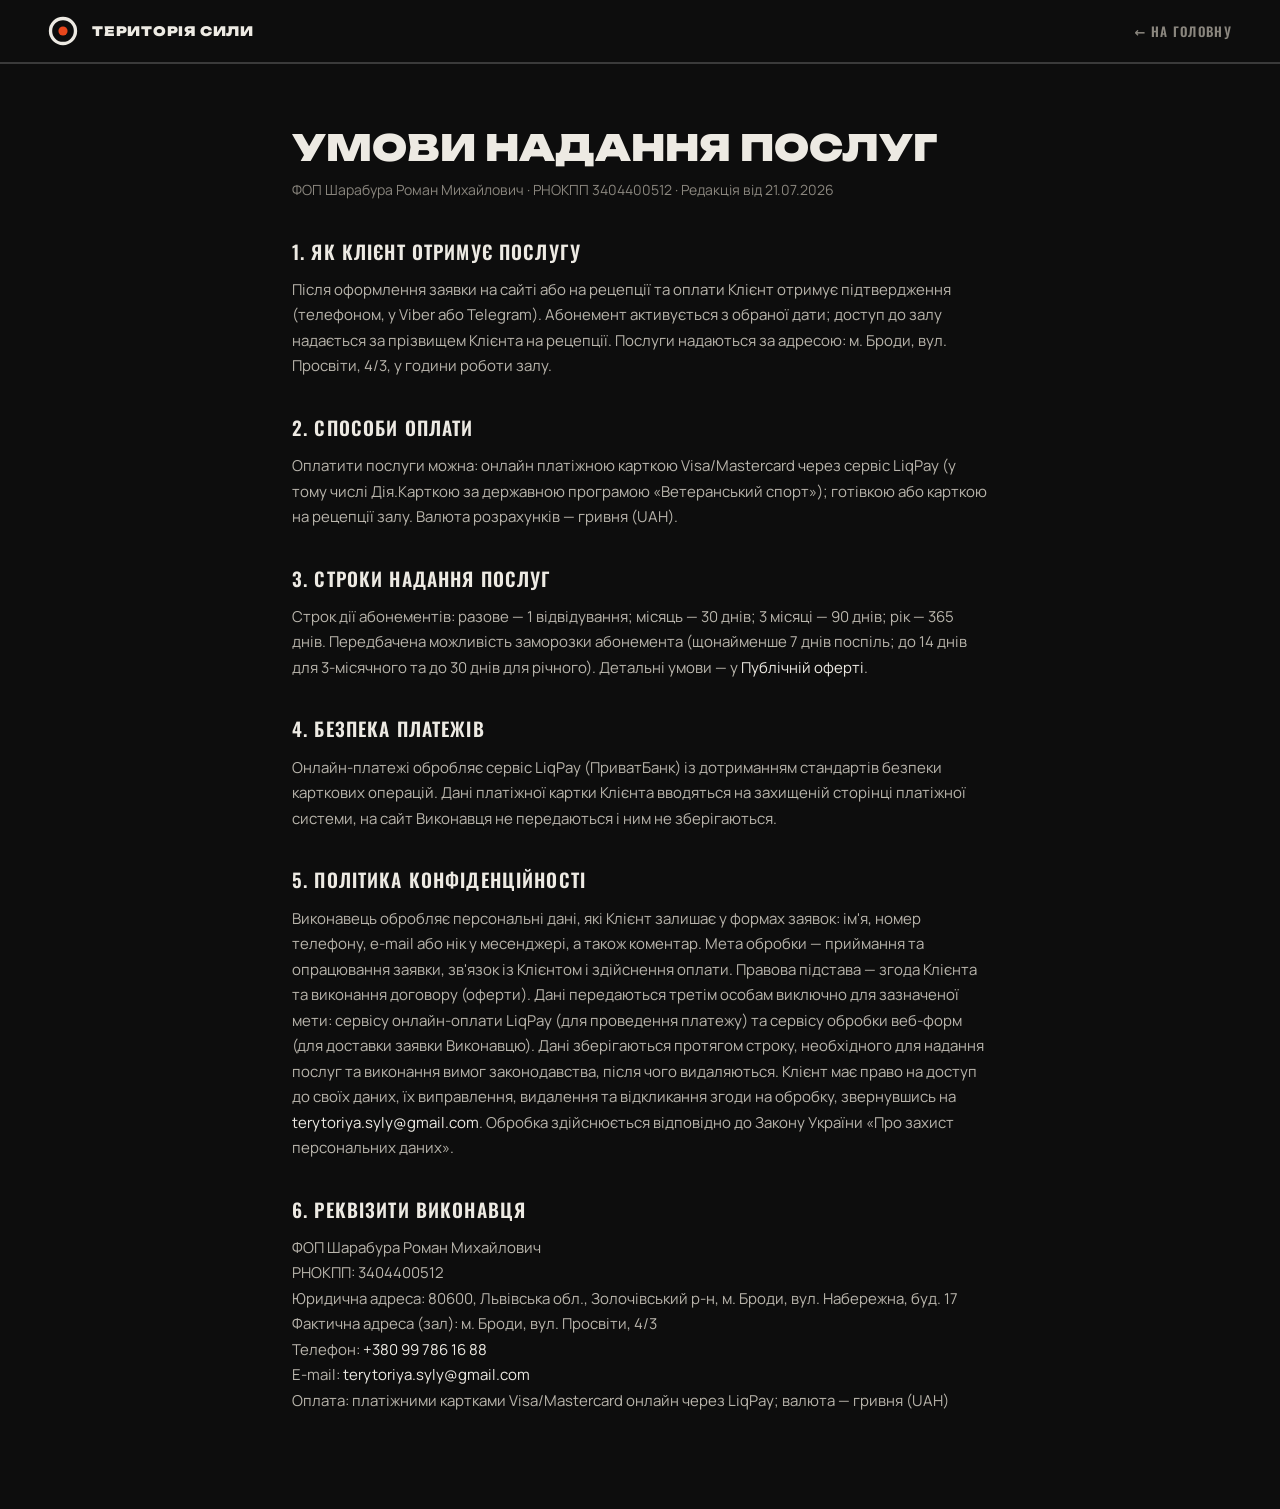
<file: terms.html>
<!DOCTYPE html>
<html lang="uk">
<head>
<meta charset="utf-8">
<meta name="viewport" content="width=device-width, initial-scale=1">
<title>Умови надання послуг — Територія Сили</title>
<meta name="robots" content="noindex">
<link rel="icon" href="data:image/svg+xml,%3Csvg xmlns='http://www.w3.org/2000/svg' viewBox='0 0 36 36'%3E%3Crect width='36' height='36' fill='%230D0D0D'/%3E%3Ccircle cx='18' cy='18' r='13' fill='none' stroke='%23EDEAE3' stroke-width='4'/%3E%3Ccircle cx='18' cy='18' r='5' fill='%23E8471C'/%3E%3C/svg%3E">
<link rel="preconnect" href="https://fonts.googleapis.com">
<link rel="preconnect" href="https://fonts.gstatic.com" crossorigin>
<link href="https://fonts.googleapis.com/css2?family=Unbounded:wght@800;900&family=Oswald:wght@500;600&family=Manrope:wght@400;600&display=swap" rel="stylesheet">
<link rel="stylesheet" href="styles.css">
</head>
<body>
<header class="legal-header">
  <svg width="30" height="30" viewBox="0 0 36 36" aria-hidden="true"><circle cx="18" cy="18" r="15" fill="none" stroke="#EDEAE3" stroke-width="4"></circle><circle cx="18" cy="18" r="5.5" fill="#E8471C"></circle></svg>
  <span class="legal-header__name">ТЕРИТОРІЯ СИЛИ</span>
  <a href="index.html" class="legal-header__back">← На головну</a>
</header>
<main class="legal">
  <h1>Умови надання послуг</h1>
  <p class="legal__sub">ФОП Шарабура Роман Михайлович · РНОКПП 3404400512 · Редакція від 21.07.2026</p>
  <div class="legal__body">
    <section><h2>1. Як клієнт отримує послугу</h2><p>Після оформлення заявки на сайті або на рецепції та оплати Клієнт отримує підтвердження (телефоном, у Viber або Telegram). Абонемент активується з обраної дати; доступ до залу надається за прізвищем Клієнта на рецепції. Послуги надаються за адресою: м. Броди, вул. Просвіти, 4/3, у години роботи залу.</p></section>

    <section><h2>2. Способи оплати</h2><p>Оплатити послуги можна: онлайн платіжною карткою Visa/Mastercard через сервіс LiqPay (у тому числі Дія.Карткою за державною програмою «Ветеранський спорт»); готівкою або карткою на рецепції залу. Валюта розрахунків — гривня (UAH).</p></section>

    <section><h2>3. Строки надання послуг</h2><p>Строк дії абонементів: разове — 1 відвідування; місяць — 30 днів; 3 місяці — 90 днів; рік — 365 днів. Передбачена можливість заморозки абонемента (щонайменше 7 днів поспіль; до 14 днів для 3-місячного та до 30 днів для річного). Детальні умови — у <a href="oferta.html">Публічній оферті</a>.</p></section>

    <section><h2>4. Безпека платежів</h2><p>Онлайн-платежі обробляє сервіс LiqPay (ПриватБанк) із дотриманням стандартів безпеки карткових операцій. Дані платіжної картки Клієнта вводяться на захищеній сторінці платіжної системи, на сайт Виконавця не передаються і ним не зберігаються.</p></section>

    <section><h2>5. Політика конфіденційності</h2><p>Виконавець обробляє персональні дані, які Клієнт залишає у формах заявок: ім'я, номер телефону, e-mail або нік у месенджері, а також коментар. Мета обробки — приймання та опрацювання заявки, зв'язок із Клієнтом і здійснення оплати. Правова підстава — згода Клієнта та виконання договору (оферти). Дані передаються третім особам виключно для зазначеної мети: сервісу онлайн-оплати LiqPay (для проведення платежу) та сервісу обробки веб-форм (для доставки заявки Виконавцю). Дані зберігаються протягом строку, необхідного для надання послуг та виконання вимог законодавства, після чого видаляються. Клієнт має право на доступ до своїх даних, їх виправлення, видалення та відкликання згоди на обробку, звернувшись на <a href="mailto:terytoriya.syly@gmail.com">terytoriya.syly@gmail.com</a>. Обробка здійснюється відповідно до Закону України «Про захист персональних даних».</p></section>

    <section><h2>6. Реквізити виконавця</h2><p>
      ФОП Шарабура Роман Михайлович<br>
      РНОКПП: 3404400512<br>
      Юридична адреса: 80600, Львівська обл., Золочівський р-н, м. Броди, вул. Набережна, буд. 17<br>
      Фактична адреса (зал): м. Броди, вул. Просвіти, 4/3<br>
      Телефон: <a href="tel:+380997861688">+380 99 786 16 88</a><br>
      E-mail: <a href="mailto:terytoriya.syly@gmail.com">terytoriya.syly@gmail.com</a><br>
      Оплата: платіжними картками Visa/Mastercard онлайн через LiqPay; валюта — гривня (UAH)
    </p></section>
  </div>
</main>
</body>
</html>
</file>
<file: styles.css>
/* ==========================================================================
   Територія Сили — тренажерний зал, м. Броди
   Standalone build (rebuilt from the Claude Design .dc prototype)
   ========================================================================== */

/* ---- Design tokens ------------------------------------------------------- */
:root {
  --bg:      #0D0D0D;   /* base background            */
  --bg-2:    #1A1A1A;   /* raised surfaces / panels   */
  --bg-3:    #080808;   /* footer                     */
  --line:    #3A3A3A;   /* primary hairline           */
  --line-2:  #262626;   /* softer hairline            */

  --ink:     #EDEAE3;   /* primary text               */
  --muted:   #b9b5ac;   /* body copy                  */
  --muted-2: #8a867e;   /* captions                   */
  --muted-3: #57534c;   /* faint labels               */

  --orange:  #E8471C;   /* primary accent             */
  --orange-2:#ff5a2b;   /* accent hover               */
  --yellow:  #F5C518;   /* veteran-sport accent       */
  --yellow-2:#ffd83f;   /* yellow hover               */
  --green:   #2f9e44;   /* success                    */
  --red:     #e5484d;   /* error                      */

  --f-display: 'Unbounded', system-ui, sans-serif;
  --f-cond:    'Oswald', system-ui, sans-serif;
  --f-body:    'Manrope', system-ui, sans-serif;
}

/* ---- Reset / base -------------------------------------------------------- */
*, *::before, *::after { box-sizing: border-box; }

html { scroll-behavior: smooth; overflow-x: clip; }

body {
  margin: 0;
  background: var(--bg);
  color: var(--ink);
  font-family: var(--f-body);
  -webkit-font-smoothing: antialiased;
}

a { color: var(--ink); text-decoration: none; }
a:hover { color: var(--orange); }

img, svg, iframe { display: block; max-width: 100%; }

input::placeholder, textarea::placeholder { color: var(--muted-3); }

/* offset anchored sections for the sticky header */
[id] { scroll-margin-top: 74px; }

/* ---- Buttons ------------------------------------------------------------- */
.btn {
  display: inline-flex;
  align-items: center;
  justify-content: center;
  gap: 8px;
  font-family: var(--f-cond);
  font-weight: 600;
  font-size: 14px;
  letter-spacing: .1em;
  text-transform: uppercase;
  line-height: 1;
  text-align: center;
  padding: 13px 26px;
  border: 0;
  background: none;
  color: inherit;
  cursor: pointer;
  box-sizing: border-box;
  transition: background .15s ease, border-color .15s ease, color .15s ease;
}

.btn--primary       { background: var(--orange); color: #fff; }
.btn--primary:hover  { background: var(--orange-2); color: #fff; }

.btn--outline        { border: 2px solid var(--line); color: var(--ink); }
.btn--outline:hover  { border-color: var(--orange); color: var(--orange); }

.btn--outline-yellow       { border: 2px solid var(--line); color: var(--ink); }
.btn--outline-yellow:hover { border-color: var(--yellow); color: var(--yellow); }

.btn--accent        { border: 2px solid var(--orange); color: var(--orange); }
.btn--accent:hover  { background: var(--orange); color: #fff; }

.btn--ghost         { border: 2px solid var(--ink); color: var(--ink); }
.btn--ghost:hover   { background: var(--ink); color: var(--bg); }

.btn--light         { background: var(--ink); color: var(--bg); }
.btn--light:hover   { background: #fff; color: var(--bg); }

.btn--vet           { background: var(--yellow); color: var(--bg); }
.btn--vet:hover     { background: var(--yellow-2); color: var(--bg); }

.btn--lg   { font-size: 16px; padding: 16px 32px; }
.btn--block{ width: 100%; }

/* ---- Header -------------------------------------------------------------- */
.site-header {
  position: sticky;
  top: 0;
  z-index: 50;
  display: grid;
  grid-template-columns: auto 1fr auto;
  align-items: stretch;
  border-bottom: 2px solid var(--line);
  background: rgba(13, 13, 13, .95);
  backdrop-filter: blur(6px);
}

.brand {
  display: flex;
  align-items: center;
  gap: 12px;
  padding: 14px 22px;
  border-right: 1px solid var(--line);
  color: var(--ink);
}
.brand__name {
  font-family: var(--f-display);
  font-weight: 900;
  font-size: 13px;
  letter-spacing: .06em;
  line-height: 1.05;
}

.main-nav {
  display: flex;
  align-items: center;
  gap: 16px;
  padding: 0 20px;
  font-family: var(--f-cond);
  font-weight: 500;
  font-size: 13px;
  letter-spacing: .06em;
  text-transform: uppercase;
}
/* phone lives in the nav only when the nav is a mobile dropdown; hidden on desktop */
.main-nav__phone { display: none; }

.header-phone {
  display: none;
  align-items: center;
  padding: 0 18px;
  border-left: 1px solid var(--line);
  font-family: var(--f-cond);
  font-weight: 600;
  font-size: 15px;
  white-space: nowrap;
}

.header-cta {
  display: flex;
  align-items: center;
  justify-content: center;
  background: var(--orange);
  color: #fff;
  font-family: var(--f-cond);
  font-weight: 600;
  font-size: 14px;
  letter-spacing: .1em;
  text-transform: uppercase;
  padding: 0 22px;
  border: 0;
  cursor: pointer;
  white-space: nowrap;
  transition: background .15s ease;
}
.header-cta:hover { background: var(--orange-2); }

.burger {
  display: none;
  align-items: center;
  justify-content: center;
  width: 56px;
  border: 0;
  border-left: 1px solid var(--line);
  background: none;
  color: var(--ink);
  cursor: pointer;
}

/* ---- Hero ---------------------------------------------------------------- */
.hero {
  display: grid;
  grid-template-columns: 56px 1fr 380px;
  min-height: 620px;
  border-bottom: 1px solid var(--line);
}

.hero__rail {
  border-right: 1px solid var(--line);
  display: flex;
  flex-direction: column;
  justify-content: space-between;
  align-items: center;
  padding: 20px 0;
}
.hero__geo {
  writing-mode: vertical-rl;
  font-family: var(--f-cond);
  font-size: 11px;
  letter-spacing: .3em;
  text-transform: uppercase;
  color: var(--muted-3);
}
.hero__dot { width: 10px; height: 10px; background: var(--orange); }

.hero__body {
  display: flex;
  flex-direction: column;
  justify-content: center;
  padding: 56px 48px;
  gap: 28px;
  background: repeating-linear-gradient(0deg, transparent, transparent 119px, var(--bg-2) 119px, var(--bg-2) 120px);
}

.hero__badges {
  display: flex;
  flex-wrap: wrap;
  font-family: var(--f-cond);
  font-weight: 600;
  font-size: 12px;
  letter-spacing: .16em;
  text-transform: uppercase;
}
.badge-solid   { background: var(--yellow); color: var(--bg); padding: 6px 12px; }
.badge-outline { border: 1px solid var(--line); padding: 5px 12px; color: var(--yellow); }

.hero__title {
  margin: 0;
  font-family: var(--f-display);
  font-weight: 900;
  font-size: 74px;
  line-height: .96;
  text-transform: uppercase;
}
.hero__title mark {
  background: var(--orange);
  color: var(--bg);
  padding: 0 14px;
  display: inline-block;
}

.hero__lead {
  margin: 0;
  font-size: 18px;
  color: var(--muted);
  max-width: 460px;
  line-height: 1.5;
}

.hero__actions { display: flex; gap: 14px; flex-wrap: wrap; }

.hero__side {
  border-left: 1px solid var(--line);
  display: grid;
  grid-template-rows: 1.4fr repeat(3, auto);
}
.hero__photo { position: relative; border-bottom: 1px solid var(--line); }
.hero__stat {
  display: flex;
  align-items: baseline;
  gap: 12px;
  padding: 20px 26px;
  border-bottom: 1px solid var(--line);
}
.hero__stat:last-child { border-bottom: 0; }
.hero__stat b {
  font-family: var(--f-display);
  font-weight: 800;
  font-size: 28px;
  color: var(--orange);
}
.hero__stat span { font-size: 13px; color: var(--muted-2); }

/* ---- Image placeholder --------------------------------------------------- */
.img-slot {
  position: absolute;
  inset: 0;
  display: flex;
  align-items: center;
  justify-content: center;
  text-align: center;
  padding: 16px;
  color: var(--muted-3);
  font-family: var(--f-cond);
  font-size: 12px;
  letter-spacing: .08em;
  text-transform: uppercase;
  line-height: 1.5;
  background: repeating-linear-gradient(45deg, #131313 0 12px, #0f0f0f 12px 24px);
}
/* drop a real photo in later: <img class="img-fill" src="..."> replaces the slot */
.img-fill { position: absolute; inset: 0; width: 100%; height: 100%; object-fit: cover; }

/* Photo frame — images are pre-graded to the brand palette (see tools/grade-photos.py) */
.shot {
  position: absolute;
  inset: 0;
  margin: 0;
  overflow: hidden;
  background: var(--bg);
}
.shot img {
  position: absolute;
  inset: 0;
  width: 100%;
  height: 100%;
  object-fit: cover;
  display: block;
  transition: transform .6s ease;
}
.gallery__cell:hover .shot img,
.com-card:hover .shot img { transform: scale(1.06); }

/* ---- Section scaffolding ------------------------------------------------- */
.section {
  padding: 72px 56px;
  border-bottom: 1px solid var(--line);
}

.sec-head {
  display: flex;
  align-items: center;
  gap: 18px;
  margin-bottom: 44px;
}
.sec-num {
  font-family: var(--f-display);
  font-weight: 800;
  font-size: 13px;
  color: var(--orange);
}
.sec-title {
  margin: 0;
  font-family: var(--f-display);
  font-weight: 900;
  font-size: 40px;
  text-transform: uppercase;
}
.sec-rule { flex: 1; height: 1px; background: var(--line); }
.sec-note {
  font-family: var(--f-cond);
  font-size: 13px;
  letter-spacing: .12em;
  text-transform: uppercase;
  color: var(--muted-2);
}

/* ---- Advantages ---------------------------------------------------------- */
.adv-grid {
  display: grid;
  grid-template-columns: repeat(3, 1fr);
  gap: 1px;
  background: var(--line);
  border: 1px solid var(--line);
}
.adv-card { background: var(--bg); padding: 30px 28px; transition: background .15s ease; }
.adv-card:hover { background: var(--bg-2); }
.adv-card__num {
  font-family: var(--f-display);
  font-weight: 800;
  font-size: 14px;
  color: var(--muted-3);
}
.adv-card__num--hot { color: var(--orange); }
.adv-card__title {
  font-family: var(--f-cond);
  font-weight: 600;
  font-size: 20px;
  text-transform: uppercase;
  letter-spacing: .04em;
  margin: 14px 0 8px;
}
.adv-card__text { margin: 0; font-size: 14px; color: var(--muted-2); line-height: 1.55; }

/* wide highlight card (boxing) — spans the whole grid row */
.adv-card--wide { grid-column: 1 / -1; display: flex; align-items: center; gap: 24px; flex-wrap: wrap; }
.adv-wide__head { display: flex; align-items: center; gap: 14px; }
.adv-wide__title {
  font-family: var(--f-cond);
  font-weight: 600;
  font-size: 20px;
  text-transform: uppercase;
  letter-spacing: .04em;
  white-space: nowrap;
}
.adv-wide__text { flex: 1; min-width: 240px; margin: 0; font-size: 14px; color: var(--muted-2); line-height: 1.55; }
.adv-wide__link {
  font-family: var(--f-cond);
  font-weight: 600;
  font-size: 13px;
  letter-spacing: .1em;
  text-transform: uppercase;
  color: var(--orange);
  white-space: nowrap;
}
.adv-wide__link:hover { color: var(--orange-2); }

/* ---- Pricing ------------------------------------------------------------- */
.price-grid {
  display: grid;
  grid-template-columns: repeat(4, 1fr);
  gap: 20px;
}
.price-card {
  border: 1px solid var(--line);
  padding: 28px;
  display: flex;
  flex-direction: column;
  gap: 10px;
}
.price-card--popular { border: 2px solid var(--orange); padding: 27px; position: relative; }
.price-badge {
  position: absolute;
  top: -12px;
  left: 24px;
  background: var(--orange);
  color: #fff;
  font-family: var(--f-cond);
  font-weight: 600;
  font-size: 11px;
  letter-spacing: .14em;
  text-transform: uppercase;
  padding: 4px 10px;
}
.price-plan {
  font-family: var(--f-cond);
  font-weight: 600;
  font-size: 16px;
  letter-spacing: .08em;
  text-transform: uppercase;
  color: var(--muted-2);
}
.price-amount { font-family: var(--f-display); font-weight: 800; font-size: 36px; }
.price-amount small { font-size: 16px; color: var(--muted-2); }
.price-amount--hot { color: var(--orange); }
.price-desc { margin: 0 0 12px; font-size: 13.5px; color: var(--muted-2); line-height: 1.5; }
.price-card .btn { margin-top: auto; }

/* ---- Veteran-sport block ------------------------------------------------- */
.vet-cta {
  margin-top: 20px;
  border: 2px solid var(--yellow);
  display: grid;
  grid-template-columns: 1fr auto;
  align-items: center;
  gap: 24px;
  padding: 28px 32px;
  background: var(--bg-2);
}
.badge-vet {
  display: inline-block;
  background: var(--yellow);
  color: var(--bg);
  font-family: var(--f-cond);
  font-weight: 600;
  font-size: 11px;
  letter-spacing: .14em;
  text-transform: uppercase;
  padding: 4px 10px;
}
.vet-name {
  font-family: var(--f-cond);
  font-weight: 600;
  font-size: 22px;
  letter-spacing: .06em;
  text-transform: uppercase;
}
.vet-price { font-family: var(--f-display); font-weight: 800; font-size: 36px; color: var(--yellow); }
.vet-price small { font-size: 16px; color: var(--muted-2); }

.vet-steps {
  margin-top: 20px;
  display: grid;
  grid-template-columns: auto 1fr 1fr 1fr;
  gap: 1px;
  background: var(--line);
  border: 1px solid var(--line);
  font-size: 13.5px;
}
.vet-steps__head {
  background: var(--bg-2);
  padding: 18px 22px;
  font-family: var(--f-cond);
  font-weight: 600;
  font-size: 13px;
  letter-spacing: .1em;
  text-transform: uppercase;
  color: var(--yellow);
  display: flex;
  align-items: center;
}
.vet-steps__cell { background: var(--bg); padding: 18px 22px; color: var(--muted-2); line-height: 1.5; }
.vet-steps__cell b { color: var(--ink); font-weight: 600; }

/* ---- Price list (trainings / diet) --------------------------------------- */
.split-2 {
  display: grid;
  grid-template-columns: 1fr 380px;
  gap: 40px;
  align-items: start;
}
.pricelist { display: flex; flex-direction: column; }
.pl-row {
  display: flex;
  justify-content: space-between;
  align-items: baseline;
  padding: 18px 4px;
  border-bottom: 1px solid var(--line);
}
.pl-name {
  font-family: var(--f-cond);
  font-weight: 500;
  font-size: 17px;
  letter-spacing: .04em;
  text-transform: uppercase;
}
.pl-dots { flex: 1; border-bottom: 1px dotted var(--line); margin: 0 14px; }
.pl-price { font-family: var(--f-display); font-weight: 800; font-size: 22px; white-space: nowrap; }
.photo { position: relative; border: 1px solid var(--line); }

/* ---- Two-column blocks --------------------------------------------------- */
.two-col {
  display: grid;
  grid-template-columns: 1fr 1fr;
  gap: 56px;
  align-items: start;
}
.lede { margin: 0 0 24px; font-size: 16px; color: var(--muted); line-height: 1.6; max-width: 480px; }

.panel { border: 1px solid var(--line); background: var(--bg-2); padding: 40px 36px; }
.tag-row { display: flex; flex-wrap: wrap; gap: 8px; }
.tag {
  border: 1px solid var(--line);
  padding: 6px 12px;
  font-family: var(--f-cond);
  font-size: 12.5px;
  letter-spacing: .1em;
  text-transform: uppercase;
  color: var(--muted-2);
}

.pl-row--sm { padding: 16px 4px; }
.pl-row--sm .pl-name { font-size: 16px; }
.pl-row--sm .pl-price { font-size: 20px; }

/* ---- Freeze band --------------------------------------------------------- */
.band {
  padding: 56px;
  border-bottom: 1px solid var(--line);
  display: grid;
  grid-template-columns: auto 1fr auto;
  gap: 40px;
  align-items: center;
  background: var(--bg-2);
}
.band__title {
  font-family: var(--f-display);
  font-weight: 900;
  font-size: 24px;
  text-transform: uppercase;
  line-height: 1.15;
}
.band__text { margin: 0; font-size: 14.5px; color: var(--muted); line-height: 1.6; max-width: 640px; }

/* ---- Community ----------------------------------------------------------- */
.grid-3 { display: grid; grid-template-columns: repeat(3, 1fr); gap: 20px; }
.com-card { border: 1px solid var(--line); display: flex; flex-direction: column; }
.com-card__media { position: relative; height: 220px; border-bottom: 1px solid var(--line); }
.com-card__body { padding: 24px 26px; }
.com-card__title {
  font-family: var(--f-cond);
  font-weight: 600;
  font-size: 19px;
  text-transform: uppercase;
  letter-spacing: .04em;
  margin-bottom: 8px;
}
.com-card__text { margin: 0; font-size: 14px; color: var(--muted-2); line-height: 1.55; }

.friend-card {
  border: 1px solid var(--yellow);
  background: var(--bg-2);
  display: flex;
  flex-direction: column;
  justify-content: center;
  padding: 36px 30px;
  gap: 12px;
}
.friend-card__kicker { font-family: var(--f-display); font-weight: 800; font-size: 15px; color: var(--yellow); text-transform: uppercase; }
.friend-card__head {
  font-family: var(--f-cond);
  font-weight: 600;
  font-size: 22px;
  text-transform: uppercase;
  letter-spacing: .03em;
  line-height: 1.25;
}

/* ---- Schedule ------------------------------------------------------------ */
.sched { display: grid; grid-template-columns: auto 1fr; gap: 64px; align-items: center; }
.sched-grid { display: grid; grid-template-columns: 1fr 1fr; gap: 20px; max-width: 720px; }
.sched-card { border: 1px solid var(--line); padding: 28px 32px; }
.sched-card__label {
  font-family: var(--f-cond);
  font-weight: 600;
  font-size: 14px;
  letter-spacing: .12em;
  text-transform: uppercase;
  color: var(--muted-2);
  margin-bottom: 8px;
}
.sched-card__time { font-family: var(--f-display); font-weight: 800; font-size: 34px; }

/* ---- Gallery ------------------------------------------------------------- */
.gallery { display: grid; grid-template-columns: repeat(3, 1fr); gap: 1px; background: var(--line); }
.gallery__cell { position: relative; height: 260px; background: var(--bg); }

/* ---- Contacts ------------------------------------------------------------ */
.contacts { display: grid; grid-template-columns: 1fr 1fr; gap: 56px; }
.contact-list { font-size: 15px; }
.contact-row {
  display: grid;
  grid-template-columns: 140px 1fr;
  padding: 16px 4px;
  border-bottom: 1px solid var(--line);
}
.contact-row__k {
  font-family: var(--f-cond);
  font-size: 13px;
  letter-spacing: .12em;
  text-transform: uppercase;
  color: var(--muted-2);
}
.faint { color: var(--muted-3); }
.map { border: 1px solid var(--line); min-height: 380px; }
.map iframe { width: 100%; height: 100%; border: 0; filter: grayscale(1) invert(.92) contrast(.9); }

/* ---- Footer -------------------------------------------------------------- */
.footer { padding: 48px 56px 36px; background: var(--bg-3); }
.footer__top {
  display: grid;
  grid-template-columns: 1fr 1fr 1fr;
  gap: 40px;
  padding-bottom: 32px;
  border-bottom: 1px solid var(--line-2);
}
.footer__brand { display: flex; align-items: center; gap: 10px; margin-bottom: 16px; }
.footer__brand span { font-family: var(--f-display); font-weight: 900; font-size: 12px; letter-spacing: .06em; }
.footer__label {
  font-family: var(--f-cond);
  font-size: 12px;
  letter-spacing: .12em;
  text-transform: uppercase;
  color: var(--muted-3);
  margin-bottom: 10px;
}
.footer__req { font-size: 13px; color: var(--muted-2); line-height: 1.7; }
.footer__docs { display: flex; flex-direction: column; gap: 10px; font-size: 14px; }
.footer__docs a { color: var(--muted); }
.footer__docs a:hover { color: var(--orange); }
.footer__badge {
  display: inline-block;
  border: 1px solid var(--line);
  padding: 5px 12px;
  font-family: var(--f-cond);
  font-weight: 600;
  font-size: 11px;
  letter-spacing: .14em;
  text-transform: uppercase;
  color: var(--yellow);
}
.footer__bottom {
  display: flex;
  justify-content: space-between;
  gap: 12px;
  padding-top: 20px;
  font-size: 12px;
  color: var(--muted-3);
}

/* ---- Modal --------------------------------------------------------------- */
.modal-overlay {
  position: fixed;
  inset: 0;
  z-index: 100;
  background: rgba(0, 0, 0, .78);
  display: flex;
  align-items: center;
  justify-content: center;
  padding: 24px;
}
.modal-overlay[hidden] { display: none; }
.modal {
  width: 480px;
  max-width: 100%;
  max-height: 90vh;
  overflow: auto;
  background: var(--bg-2);
  border: 1px solid var(--line);
  border-top: 4px solid var(--orange);
}
.modal__head {
  display: flex;
  justify-content: space-between;
  align-items: flex-start;
  padding: 26px 32px 0;
}
.modal__title { font-family: var(--f-display); font-weight: 800; font-size: 20px; text-transform: uppercase; line-height: 1.2; }
.modal__product { margin-top: 6px; font-family: var(--f-cond); font-size: 12px; letter-spacing: .12em; text-transform: uppercase; color: var(--orange); }
.modal__close { cursor: pointer; color: var(--muted-2); font-size: 22px; line-height: 1; padding: 4px; background: none; border: 0; }
.modal__close:hover { color: var(--ink); }
.modal__body { display: flex; flex-direction: column; gap: 14px; padding: 22px 32px 30px; }

.field {
  width: 100%;
  box-sizing: border-box;
  background: var(--bg);
  border: 1px solid var(--line);
  color: var(--ink);
  padding: 13px 14px;
  font-family: var(--f-body);
  font-size: 15px;
  outline: none;
}
.field:focus { border-color: var(--orange); }
textarea.field { resize: vertical; }
.field-error { margin-top: -8px; font-size: 12.5px; color: var(--red); }

.check-row {
  display: flex;
  gap: 10px;
  align-items: flex-start;
  font-size: 13px;
  color: var(--muted-2);
  cursor: pointer;
  line-height: 1.5;
}
.check-row input { margin-top: 2px; accent-color: var(--orange); }
.check-row a { color: var(--muted); text-decoration: underline; }
.check-row--vet { font-size: 14px; color: var(--muted); }
.check-row--vet input { accent-color: var(--yellow); }

.modal-note { font-size: 12px; color: var(--muted-3); line-height: 1.5; text-align: center; }

.modal-success {
  padding: 56px 40px;
  text-align: center;
  display: flex;
  flex-direction: column;
  align-items: center;
  gap: 18px;
}
.modal-success__icon {
  width: 64px;
  height: 64px;
  border: 3px solid var(--green);
  display: flex;
  align-items: center;
  justify-content: center;
  border-radius: 50%;
  color: var(--green);
  font-size: 30px;
}
.modal-success__title { font-family: var(--f-display); font-weight: 800; font-size: 22px; text-transform: uppercase; }
.modal-success p { margin: 0; font-size: 15px; color: var(--muted); line-height: 1.6; }

.honeypot { position: absolute; left: -9999px; width: 1px; height: 1px; opacity: 0; }

/* ---- Legal pages --------------------------------------------------------- */
.legal-header {
  display: flex;
  align-items: center;
  gap: 14px;
  padding: 16px 48px;
  border-bottom: 2px solid var(--line);
}
.legal-header__name { font-family: var(--f-display); font-weight: 900; font-size: 13px; letter-spacing: .06em; }
.legal-header__back {
  margin-left: auto;
  font-family: var(--f-cond);
  font-weight: 600;
  font-size: 13px;
  letter-spacing: .1em;
  text-transform: uppercase;
  color: var(--muted-2);
}
.legal { max-width: 760px; margin: 0 auto; padding: 64px 32px 96px; }
.legal h1 { margin: 0 0 12px; font-family: var(--f-display); font-weight: 900; font-size: 36px; text-transform: uppercase; line-height: 1.1; }
.legal__sub { margin: 0 0 36px; font-size: 14px; color: var(--muted-2); }
.legal__note {
  border: 1px solid var(--yellow);
  background: var(--bg-2);
  padding: 18px 22px;
  margin-bottom: 40px;
  font-size: 14px;
  color: var(--muted);
  line-height: 1.6;
}
.legal__body { display: flex; flex-direction: column; gap: 32px; font-size: 15px; line-height: 1.7; color: var(--muted); }
.legal__body h2 {
  margin: 0 0 10px;
  font-family: var(--f-cond);
  font-weight: 600;
  font-size: 19px;
  letter-spacing: .06em;
  text-transform: uppercase;
  color: var(--ink);
}
.legal__body p { margin: 0; }

/* ---- Boxing corner ------------------------------------------------------- */
.boks-grid {
  display: grid;
  grid-template-columns: minmax(0, 1fr) minmax(0, 1.05fr);
  gap: 48px;
  align-items: center;
}
.boks-photo { position: relative; align-self: stretch; min-height: 440px; border: 1px solid var(--line); }
.boks-body { display: flex; flex-direction: column; }
.boks-feats { display: flex; flex-direction: column; margin-top: 8px; }
.boks-feat {
  display: flex;
  gap: 18px;
  align-items: flex-start;
  padding: 18px 0;
  border-top: 1px solid var(--line);
}
.boks-feat:first-child { border-top: 0; }
.boks-feat__num {
  font-family: var(--f-display);
  font-weight: 800;
  font-size: 14px;
  color: var(--orange);
  padding-top: 2px;
}
.boks-feat__title {
  font-family: var(--f-cond);
  font-weight: 600;
  font-size: 18px;
  letter-spacing: .04em;
  text-transform: uppercase;
  margin-bottom: 4px;
}
.boks-feat__text { margin: 0; font-size: 14px; color: var(--muted-2); line-height: 1.55; }
.boks-actions { display: flex; gap: 14px; flex-wrap: wrap; margin-top: 28px; }

@media (max-width: 960px) {
  .boks-grid { grid-template-columns: 1fr; gap: 28px; }
  .boks-photo { min-height: 300px; }
}

/* ---- Reduced motion ------------------------------------------------------ */
@media (prefers-reduced-motion: reduce) {
  html { scroll-behavior: auto; }
  *, *::before, *::after { transition: none !important; }
}

/* ==========================================================================
   Responsive
   ========================================================================== */
/* Header collapses to a burger while there's still a full nav-bar's worth of
   links — they don't fit alongside brand + phone + CTA below ~1500px. */
@media (max-width: 1180px) {
  .site-header { display: flex; align-items: stretch; position: relative; }
  .brand { flex: 1; border-right: 0; padding: 12px 20px; }
  .header-phone { display: none; }
  .header-cta { padding: 0 18px; font-size: 12px; }
  .burger { display: flex; }

  .main-nav {
    position: absolute;
    top: 100%;
    left: 0;
    right: 0;
    display: none;
    flex-direction: column;
    align-items: stretch;
    gap: 0;
    padding: 6px 0;
    background: var(--bg-2);
    border-bottom: 2px solid var(--line);
  }
  .main-nav.open { display: flex; }
  .main-nav a { padding: 14px 24px; border-top: 1px solid var(--line); }
  .main-nav__phone { display: block; color: var(--orange); }
}

@media (max-width: 960px) {
  /* hero */
  .hero { grid-template-columns: 1fr; min-height: 0; }
  .hero__rail { display: none; }
  .hero__body { padding: 44px 24px; gap: 24px; }
  .hero__title { font-size: clamp(40px, 12vw, 64px); }
  .hero__side { border-left: 0; border-top: 1px solid var(--line); grid-template-rows: none; }
  .hero__photo { min-height: 280px; }

  /* sections */
  .section { padding: 52px 24px; }
  .sec-head { flex-wrap: wrap; gap: 12px; margin-bottom: 32px; }
  .sec-title { font-size: 30px; }

  .price-grid { grid-template-columns: repeat(2, 1fr); }
  .adv-grid { grid-template-columns: repeat(2, 1fr); }
  .grid-3 { grid-template-columns: 1fr; }
  .gallery { grid-template-columns: repeat(2, 1fr); }

  .split-2 { grid-template-columns: 1fr; gap: 28px; }
  .two-col { grid-template-columns: 1fr; gap: 36px; }
  .contacts { grid-template-columns: 1fr; gap: 36px; }
  .sched { grid-template-columns: 1fr; gap: 24px; }
  .footer__top { grid-template-columns: 1fr; gap: 28px; }

  .vet-cta { grid-template-columns: 1fr; gap: 18px; }
  .vet-steps { grid-template-columns: 1fr; }

  .band { grid-template-columns: 1fr; gap: 20px; padding: 40px 24px; }

  .footer { padding: 40px 24px 28px; }
}

@media (max-width: 560px) {
  .price-grid { grid-template-columns: 1fr; }
  .adv-grid { grid-template-columns: 1fr; }
  .gallery { grid-template-columns: 1fr; }
  .sched-grid { grid-template-columns: 1fr; }
  .contact-row { grid-template-columns: 100px 1fr; }
  .footer__bottom { flex-direction: column; gap: 8px; }
  .hero__title { font-size: clamp(34px, 13vw, 52px); }
  .modal__head { padding: 22px 22px 0; }
  .modal__body { padding: 20px 22px 26px; }
  .legal-header { padding: 14px 22px; }
  .legal { padding: 48px 22px 72px; }
  .legal h1 { font-size: 28px; }
}
</file>
